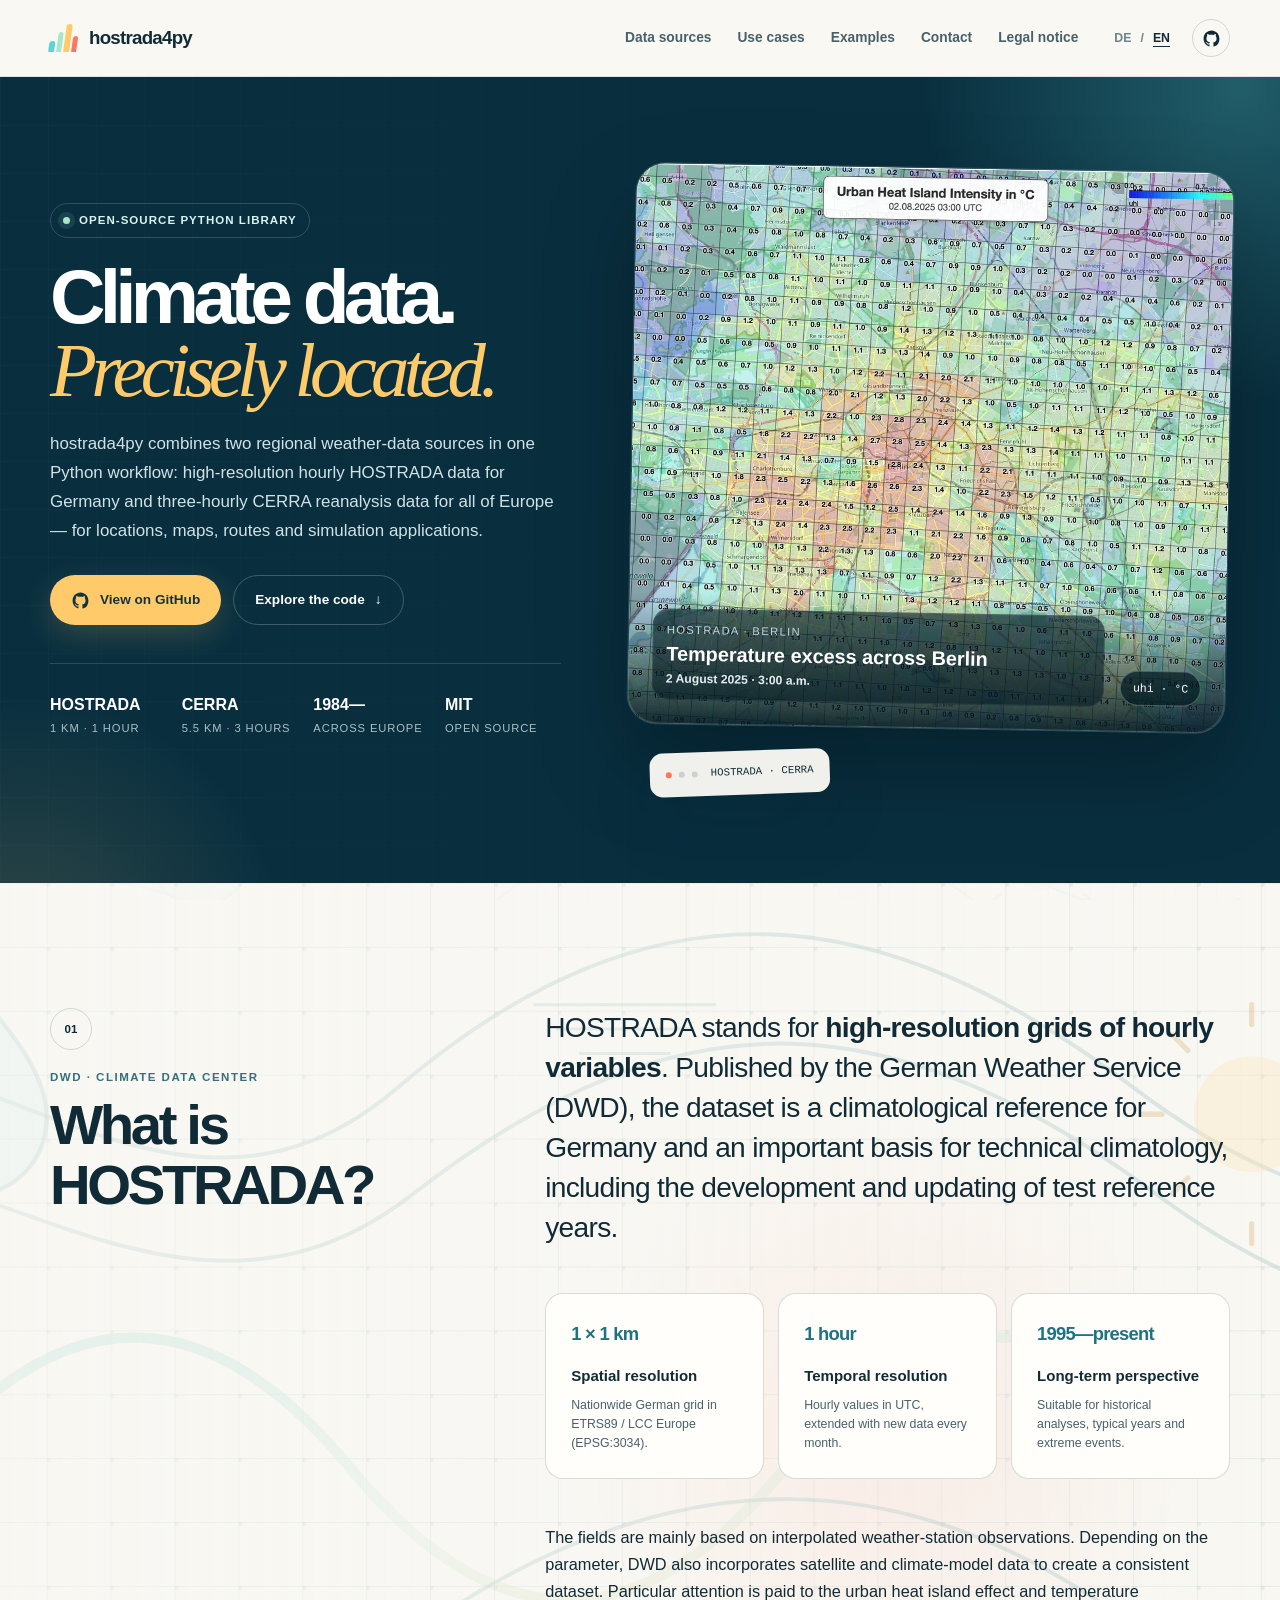
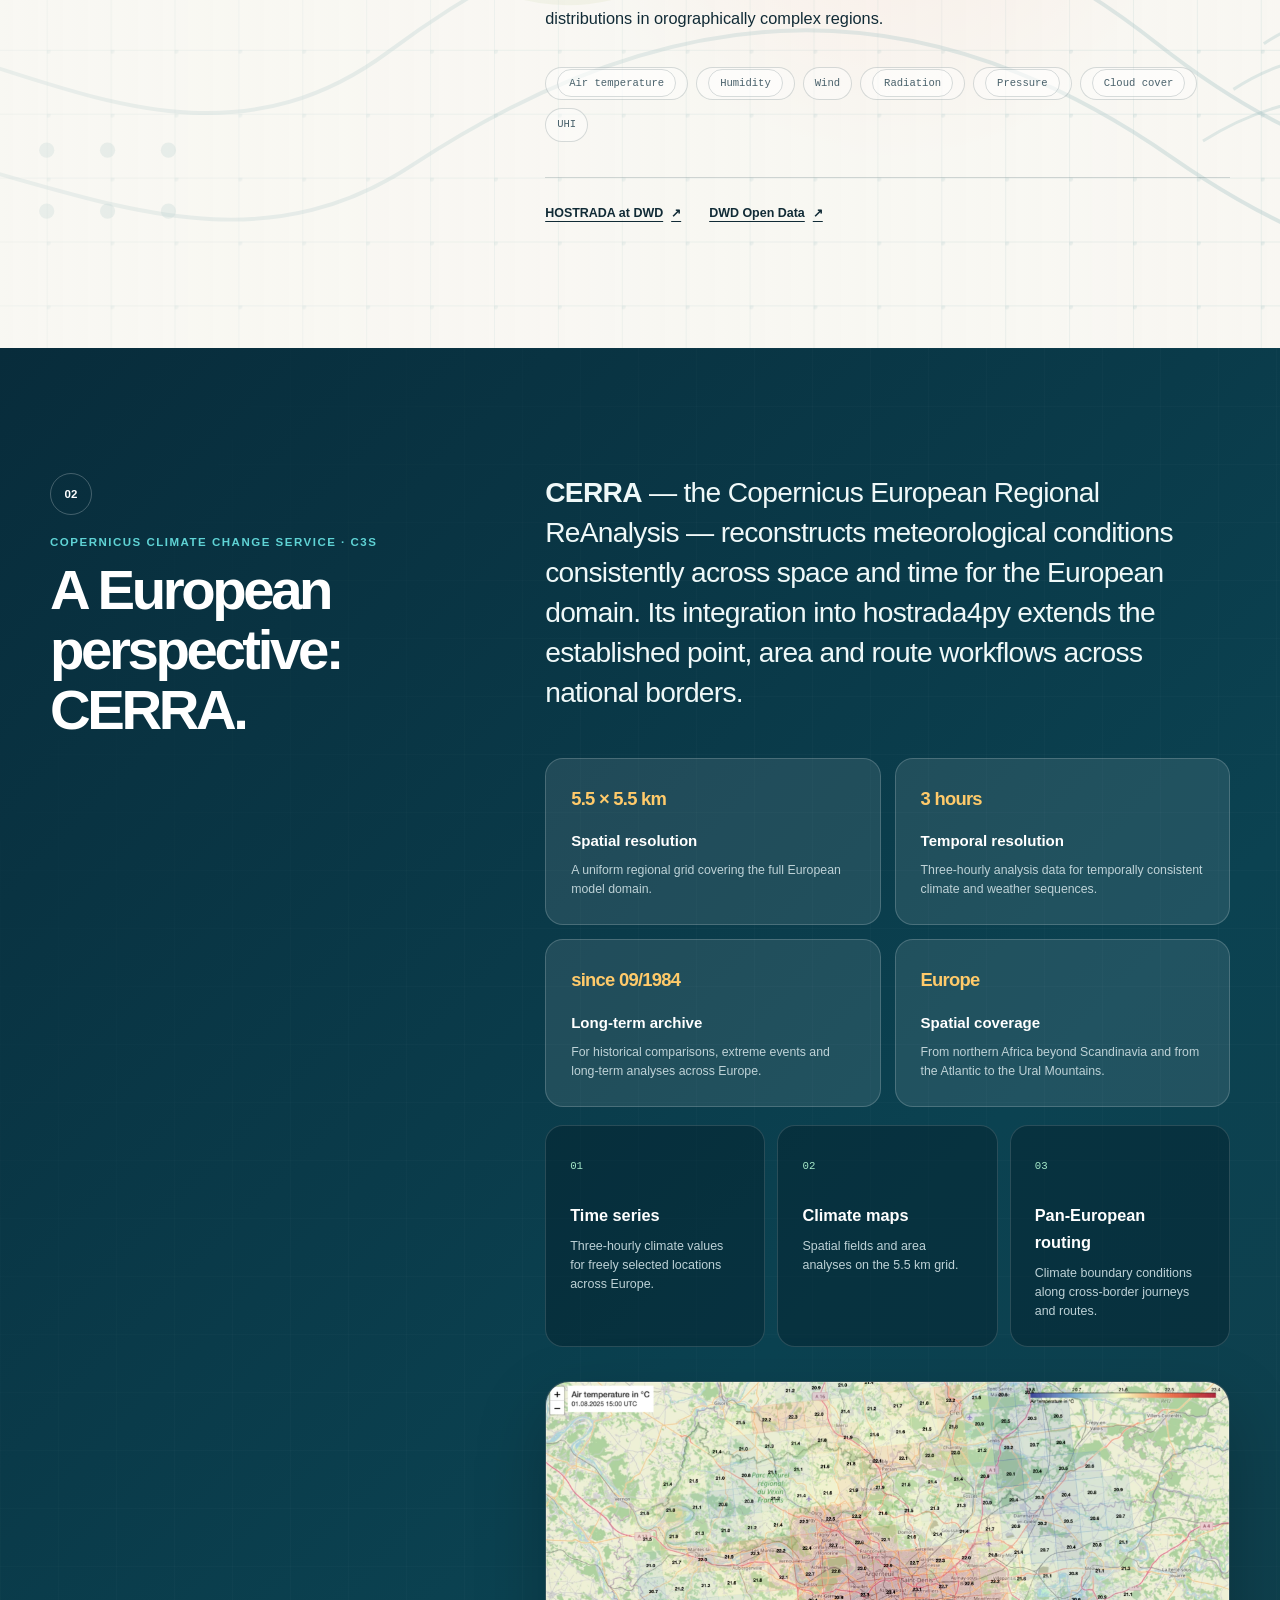
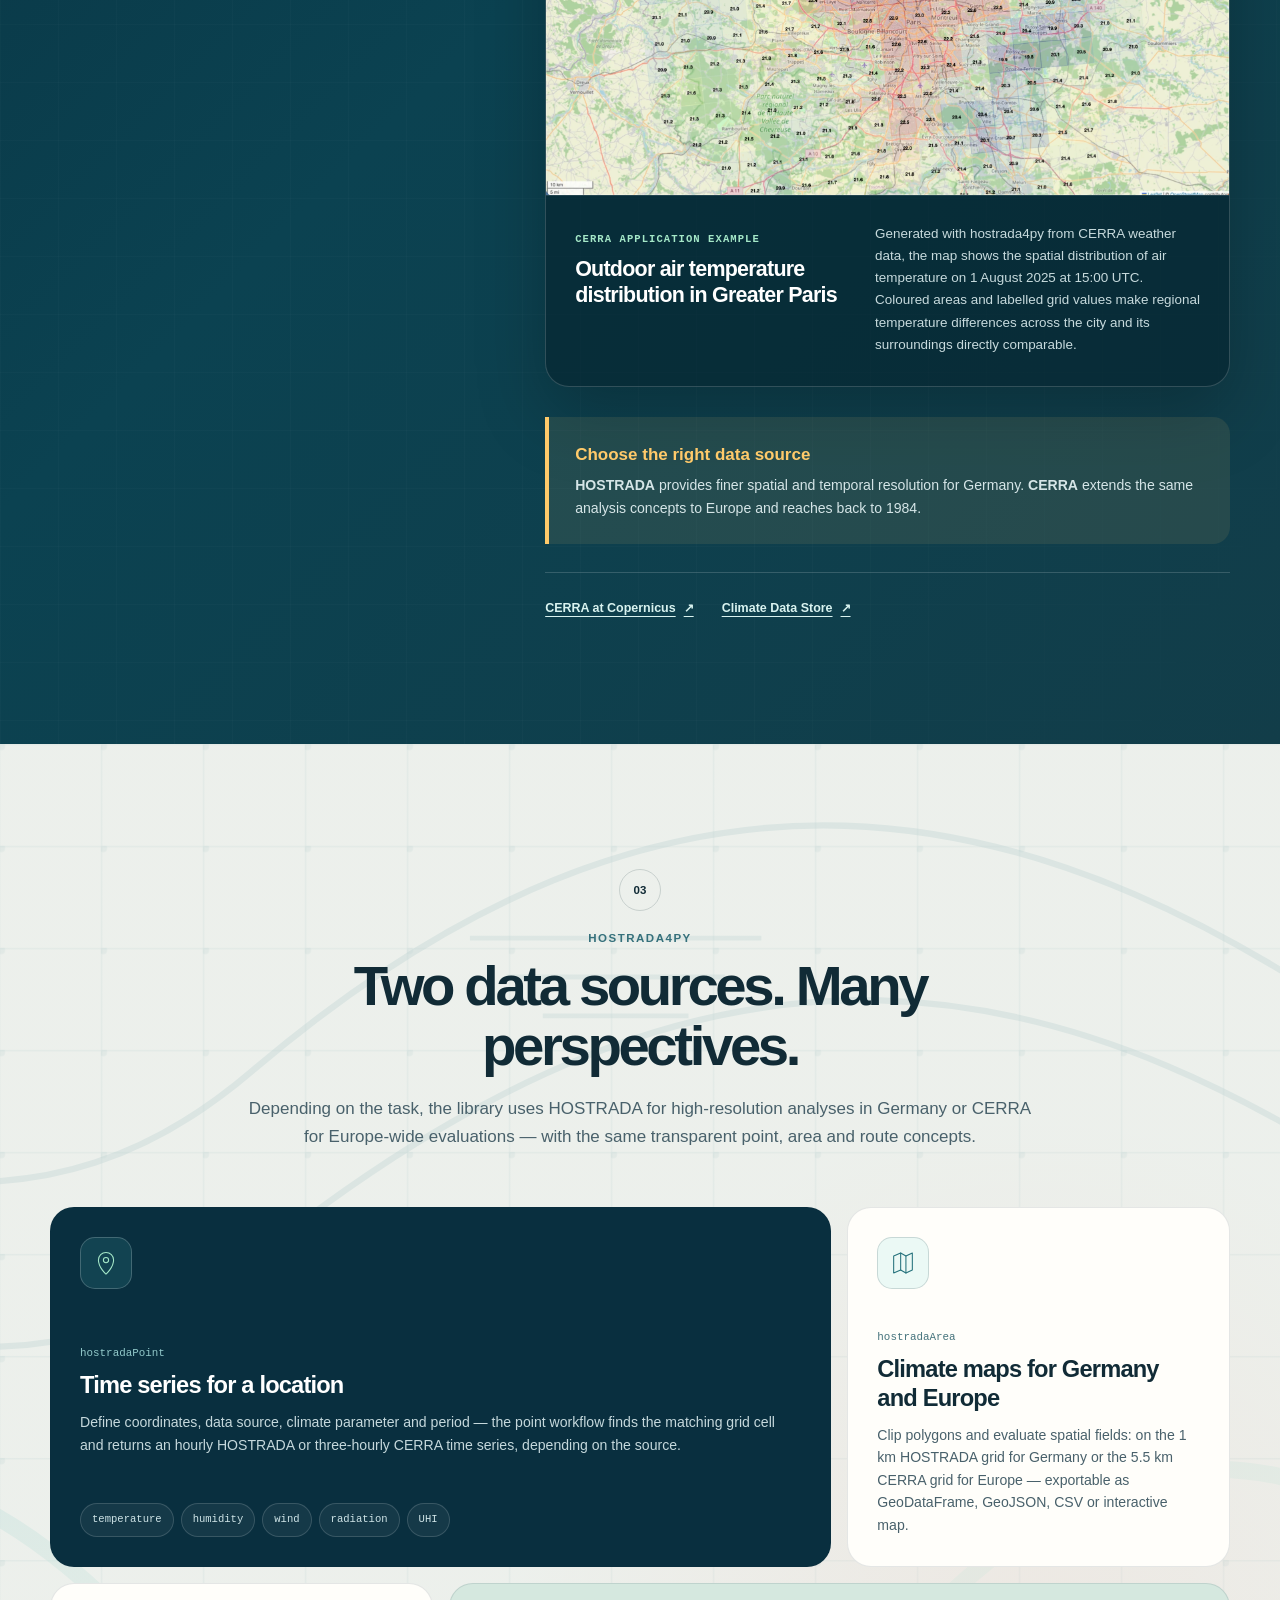
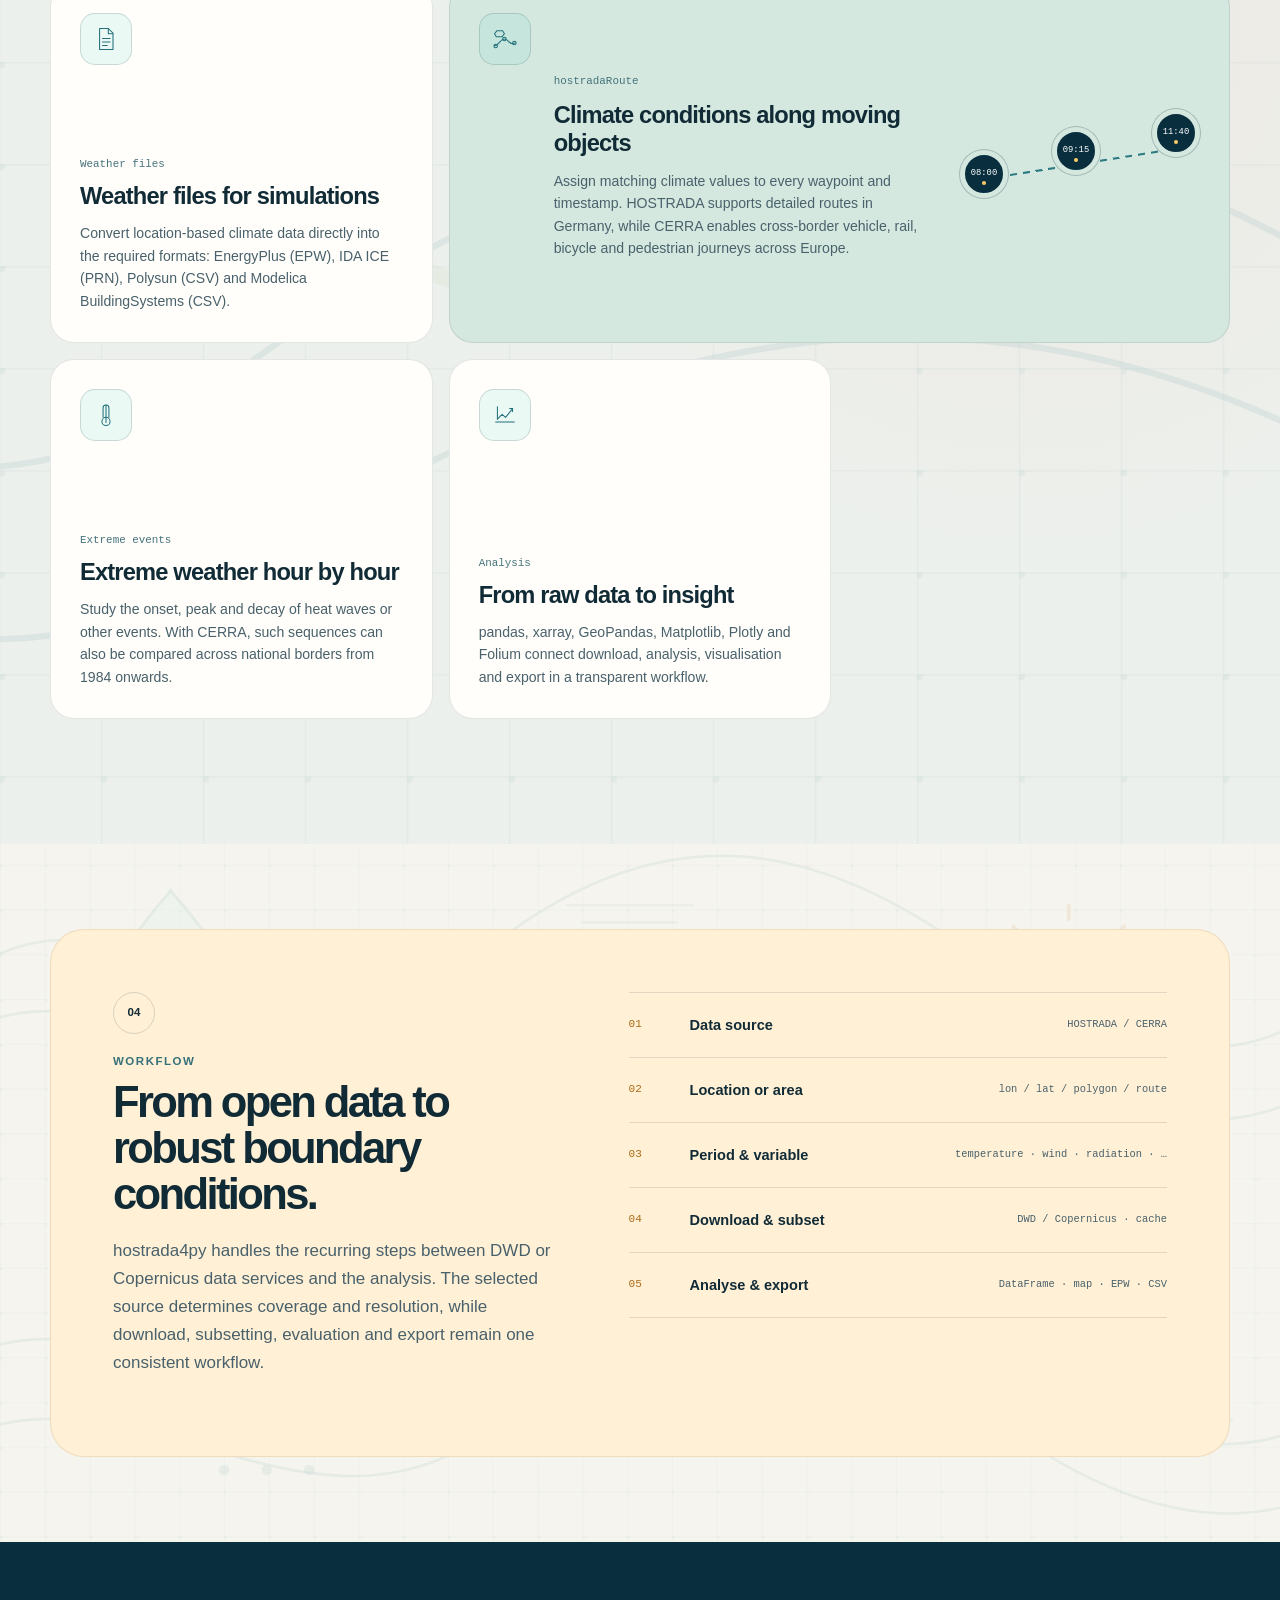
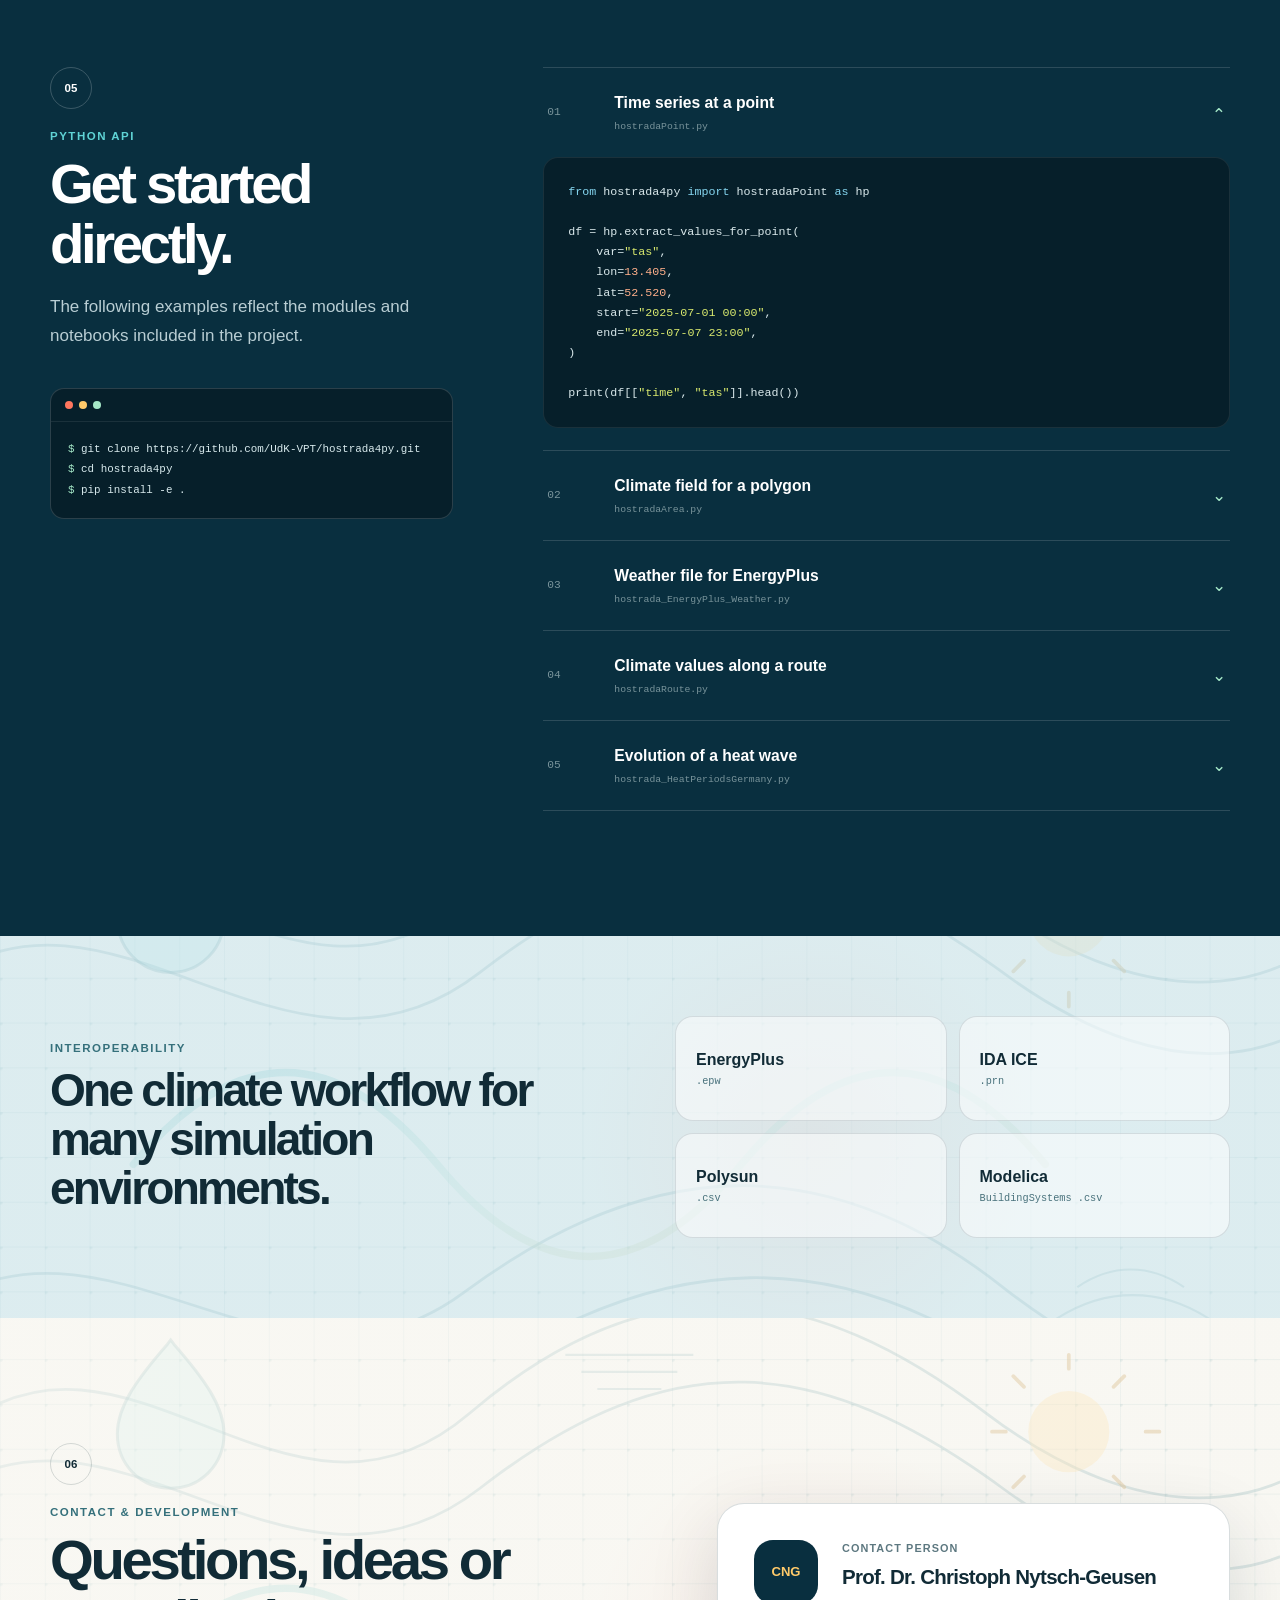
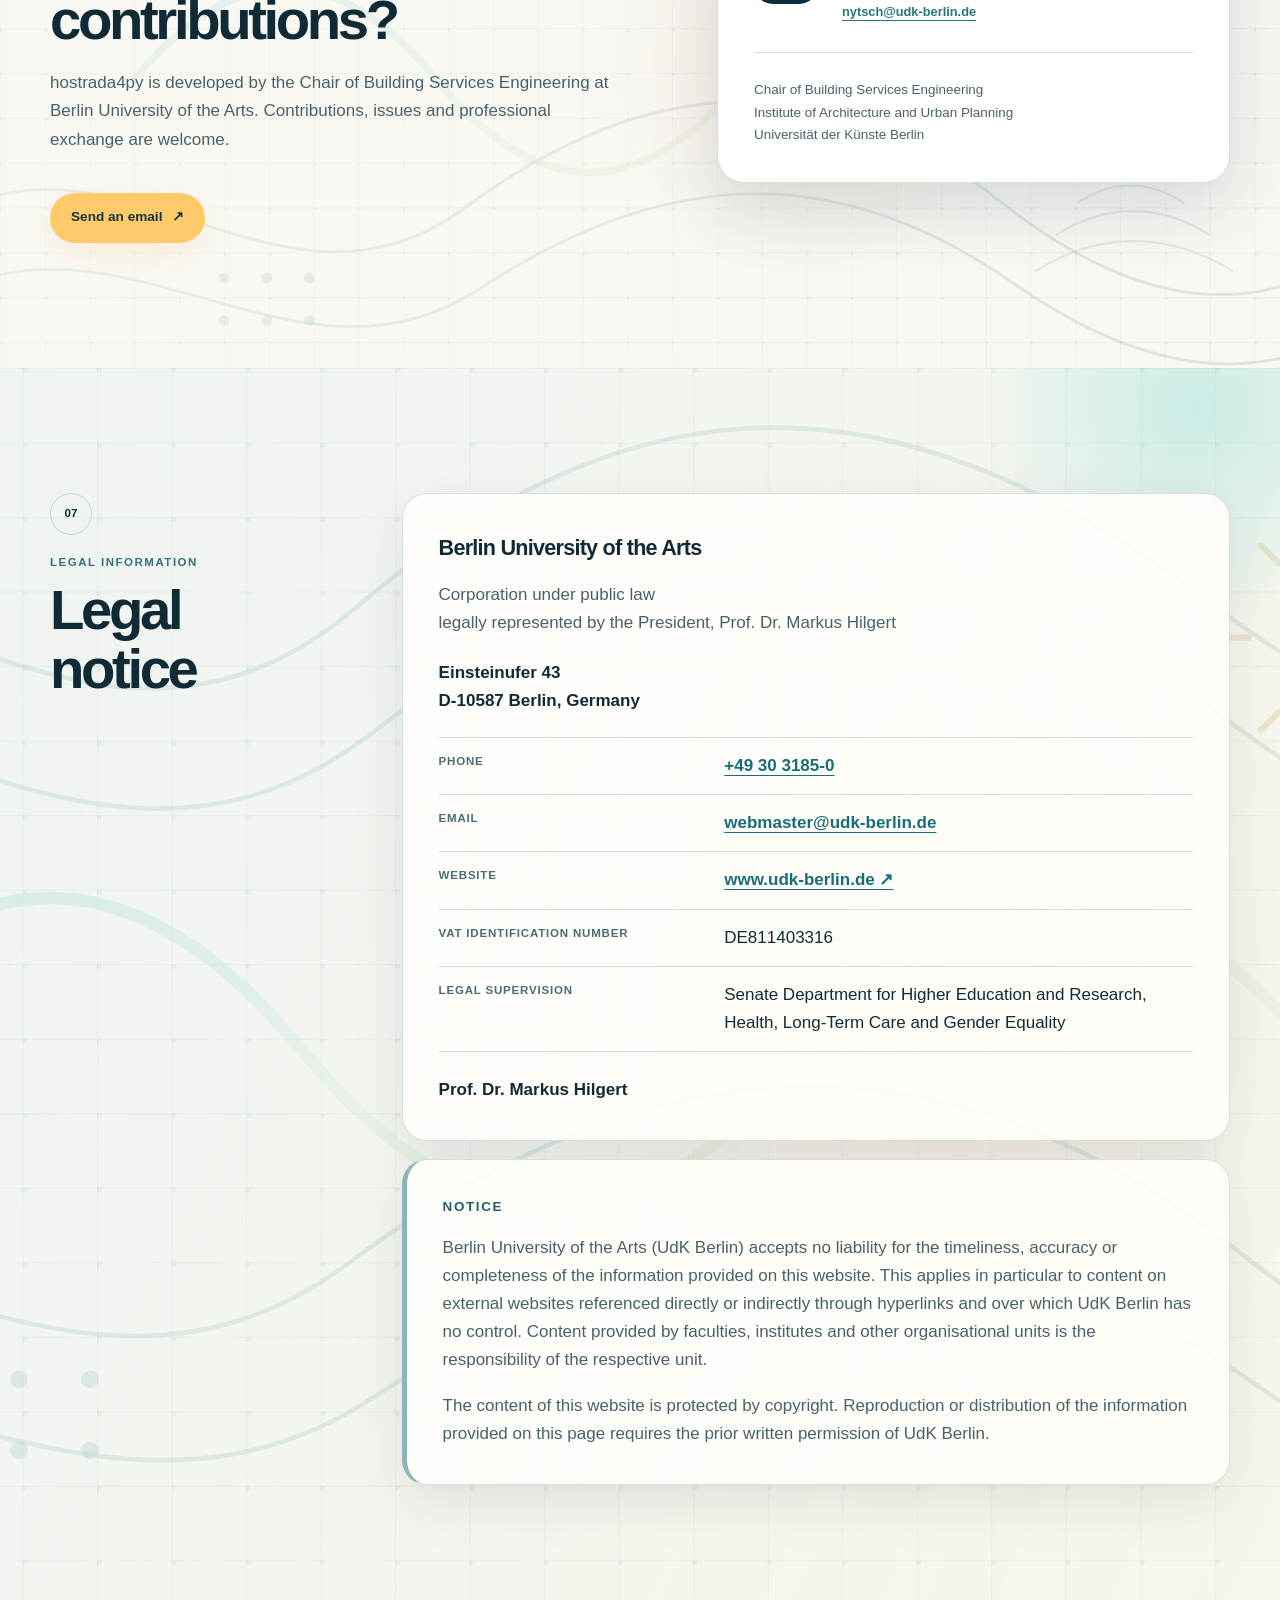
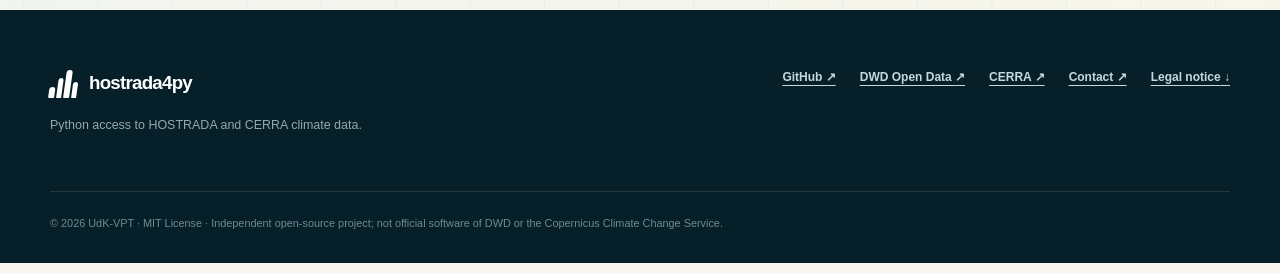
<file: docs/index.html>
<!doctype html>
<html lang="de" data-lang="de">
<head>
  <meta charset="utf-8">
  <meta name="viewport" content="width=device-width, initial-scale=1">
  <meta name="description" content="hostrada4py erschließt HOSTRADA- und CERRA-Klimadaten für Python-Workflows: Zeitreihen, Klimakarten, Routing und Simulationswetterdaten für Deutschland und Europa.">
  <meta name="theme-color" content="#092f3f">
  <title>hostrada4py — HOSTRADA and CERRA climate data for Python</title>
  <link rel="stylesheet" href="assets/styles.css?v=9">
  <script src="assets/app.js?v=9" defer></script>
</head>
<body>
  <a class="skip-link" href="#main">
    <span class="lang-de">Zum Inhalt springen</span>
    <span class="lang-en">Skip to content</span>
  </a>

  <header class="site-header">
    <div class="container header-inner">
      <a class="brand" href="#top" aria-label="hostrada4py home">
        <span class="brand-mark" aria-hidden="true">
          <span></span><span></span><span></span><span></span>
        </span>
        <span>hostrada4py</span>
      </a>

      <nav class="main-nav" aria-label="Primary navigation">
        <a href="#about"><span class="lang-de">Datenbasen</span><span class="lang-en">Data sources</span></a>
        <a href="#features"><span class="lang-de">Anwendungen</span><span class="lang-en">Use cases</span></a>
        <a href="#examples"><span class="lang-de">Beispiele</span><span class="lang-en">Examples</span></a>
        <a href="#contact"><span class="lang-de">Kontakt</span><span class="lang-en">Contact</span></a>
        <a href="#impressum"><span class="lang-de">Impressum</span><span class="lang-en">Legal notice</span></a>
      </nav>

      <div class="header-actions">
        <div class="language-switch" aria-label="Language selection">
          <button type="button" data-set-language="de" aria-pressed="true">DE</button>
          <span aria-hidden="true">/</span>
          <button type="button" data-set-language="en" aria-pressed="false">EN</button>
        </div>
        <a class="icon-link" href="https://github.com/UdK-VPT/hostrada4py" target="_blank" rel="noopener noreferrer" aria-label="hostrada4py on GitHub">
          <svg viewBox="0 0 24 24" aria-hidden="true"><path d="M12 2C6.48 2 2 6.58 2 12.23c0 4.52 2.87 8.35 6.84 9.7.5.1.68-.22.68-.49 0-.24-.01-1.05-.02-1.9-2.78.62-3.37-1.21-3.37-1.21-.45-1.18-1.11-1.49-1.11-1.49-.91-.64.07-.62.07-.62 1 .07 1.53 1.06 1.53 1.06.9 1.57 2.35 1.12 2.92.86.09-.66.35-1.12.64-1.38-2.22-.26-4.56-1.14-4.56-5.06 0-1.12.39-2.03 1.03-2.75-.1-.26-.45-1.3.1-2.71 0 0 .84-.28 2.75 1.05A9.35 9.35 0 0 1 12 7.16c.85 0 1.71.12 2.51.35 1.91-1.33 2.75-1.05 2.75-1.05.55 1.41.2 2.45.1 2.71.64.72 1.03 1.63 1.03 2.75 0 3.93-2.34 4.8-4.57 5.05.36.32.68.95.68 1.92 0 1.38-.01 2.49-.01 2.83 0 .27.18.59.69.49A10.26 10.26 0 0 0 22 12.23C22 6.58 17.52 2 12 2Z"/></svg>
        </a>
      </div>
    </div>
  </header>

  <main id="main">
    <section class="hero" id="top">
      <div class="hero-grid" aria-hidden="true"></div>
      <div class="container hero-layout">
        <div class="hero-copy">
          <div class="eyebrow">
            <span class="status-dot" aria-hidden="true"></span>
            <span class="lang-de">Open-Source Python-Bibliothek</span>
            <span class="lang-en">Open-source Python library</span>
          </div>
          <h1>
            <span class="lang-de">Klimadaten.<br><em>Präzise verortet.</em></span>
            <span class="lang-en">Climate data.<br><em>Precisely located.</em></span>
          </h1>
          <p class="hero-lead">
            <span class="lang-de">hostrada4py verbindet zwei regionale Wetterdatenbasen in einem Python-Workflow: hochaufgelöste stündliche HOSTRADA-Daten für Deutschland und dreistündliche CERRA-Reanalysedaten für ganz Europa — für Standorte, Karten, Routen und Simulationsanwendungen.</span>
            <span class="lang-en">hostrada4py combines two regional weather-data sources in one Python workflow: high-resolution hourly HOSTRADA data for Germany and three-hourly CERRA reanalysis data for all of Europe — for locations, maps, routes and simulation applications.</span>
          </p>
          <div class="hero-actions">
            <a class="button button-primary" href="https://github.com/UdK-VPT/hostrada4py" target="_blank" rel="noopener noreferrer">
              <svg viewBox="0 0 24 24" aria-hidden="true"><path d="M12 2C6.48 2 2 6.58 2 12.23c0 4.52 2.87 8.35 6.84 9.7.5.1.68-.22.68-.49 0-.24-.01-1.05-.02-1.9-2.78.62-3.37-1.21-3.37-1.21-.45-1.18-1.11-1.49-1.11-1.49-.91-.64.07-.62.07-.62 1 .07 1.53 1.06 1.53 1.06.9 1.57 2.35 1.12 2.92.86.09-.66.35-1.12.64-1.38-2.22-.26-4.56-1.14-4.56-5.06 0-1.12.39-2.03 1.03-2.75-.1-.26-.45-1.3.1-2.71 0 0 .84-.28 2.75 1.05A9.35 9.35 0 0 1 12 7.16c.85 0 1.71.12 2.51.35 1.91-1.33 2.75-1.05 2.75-1.05.55 1.41.2 2.45.1 2.71.64.72 1.03 1.63 1.03 2.75 0 3.93-2.34 4.8-4.57 5.05.36.32.68.95.68 1.92 0 1.38-.01 2.49-.01 2.83 0 .27.18.59.69.49A10.26 10.26 0 0 0 22 12.23C22 6.58 17.52 2 12 2Z"/></svg>
              <span class="lang-de">Projekt auf GitHub</span>
              <span class="lang-en">View on GitHub</span>
            </a>
            <a class="button button-secondary" href="#examples">
              <span class="lang-de">Code ansehen</span>
              <span class="lang-en">Explore the code</span>
              <span aria-hidden="true">↓</span>
            </a>
          </div>
          <ul class="hero-facts" aria-label="Project facts">
            <li><strong>HOSTRADA</strong><span class="lang-de">1 km · 1 Stunde</span><span class="lang-en">1 km · 1 hour</span></li>
            <li><strong>CERRA</strong><span class="lang-de">5,5 km · 3 Stunden</span><span class="lang-en">5.5 km · 3 hours</span></li>
            <li><strong>1984—</strong><span class="lang-de">Europaweit</span><span class="lang-en">across Europe</span></li>
            <li><strong>MIT</strong><span class="lang-de">Open Source</span><span class="lang-en">open source</span></li>
          </ul>
        </div>

        <div class="hero-visual" aria-label="HOSTRADA-Darstellung der Übertemperatur im Stadtgebiet Berlin am 2. August 2025 um 03:00 Uhr">
          <div class="image-card">
            <img src="assets/berlin-uhi-hostrada.webp" alt="HOSTRADA-Darstellung der Übertemperatur im Stadtgebiet Berlin am 2. August 2025 um 03:00 Uhr" width="1415" height="788">
            <div class="image-overlay">
              <div>
                <span class="image-kicker">HOSTRADA · Berlin</span>
                <strong><span class="lang-de">Übertemperatur im Stadtgebiet Berlin</span><span class="lang-en">Temperature excess across Berlin</span></strong>
                <span class="image-subline"><span class="lang-de">2. August 2025 · 03:00 Uhr nachts</span><span class="lang-en">2 August 2025 · 3:00 a.m.</span></span>
              </div>
              <span class="image-chip">uhi · °C</span>
            </div>
          </div>
          <div class="floating-code" aria-hidden="true">
            <span class="code-dot"></span><span class="code-dot"></span><span class="code-dot"></span>
            <code>HOSTRADA · CERRA</code>
          </div>
        </div>
      </div>
    </section>

    <section class="section section-about" id="about">
      <div class="container about-layout">
        <div class="section-heading sticky-heading">
          <span class="section-number">01</span>
          <p class="section-kicker">DWD · Climate Data Center</p>
          <h2><span class="lang-de">Was ist HOSTRADA?</span><span class="lang-en">What is HOSTRADA?</span></h2>
        </div>
        <div class="about-content">
          <p class="intro-text">
            <span class="lang-de">HOSTRADA steht für <strong>hochaufgelöste stündliche Rasterdaten</strong>. Der vom Deutschen Wetterdienst veröffentlichte Datensatz ist eine klimatologische Referenz für Deutschland und eine wichtige Grundlage der technischen Klimatologie, unter anderem für die Entwicklung und Aktualisierung von Testreferenzjahren.</span>
            <span class="lang-en">HOSTRADA stands for <strong>high-resolution grids of hourly variables</strong>. Published by the German Weather Service (DWD), the dataset is a climatological reference for Germany and an important basis for technical climatology, including the development and updating of test reference years.</span>
          </p>
          <div class="fact-grid">
            <article class="fact-card">
              <span class="fact-value">1 × 1 km</span>
              <h3><span class="lang-de">Räumliche Auflösung</span><span class="lang-en">Spatial resolution</span></h3>
              <p><span class="lang-de">Deutschlandweites Raster in ETRS89 / LCC Europe (EPSG:3034).</span><span class="lang-en">Nationwide German grid in ETRS89 / LCC Europe (EPSG:3034).</span></p>
            </article>
            <article class="fact-card">
              <span class="fact-value"><span class="lang-de">1 Stunde</span><span class="lang-en">1 hour</span></span>
              <h3><span class="lang-de">Zeitliche Auflösung</span><span class="lang-en">Temporal resolution</span></h3>
              <p><span class="lang-de">Stündliche Werte in UTC, monatlich um neue Daten ergänzt.</span><span class="lang-en">Hourly values in UTC, extended with new data every month.</span></p>
            </article>
            <article class="fact-card">
              <span class="fact-value"><span class="lang-de">1995—heute</span><span class="lang-en">1995—present</span></span>
              <h3><span class="lang-de">Langzeitperspektive</span><span class="lang-en">Long-term perspective</span></h3>
              <p><span class="lang-de">Geeignet für historische Analysen, typische Jahre und Extremereignisse.</span><span class="lang-en">Suitable for historical analyses, typical years and extreme events.</span></p>
            </article>
          </div>
          <p>
            <span class="lang-de">Die Felder basieren überwiegend auf der Interpolation von Messstationsdaten. Je nach Parameter bezieht der DWD zusätzliche Satelliten- und Klimamodelldaten ein, um einen konsistenten Datensatz zu erzeugen. Besonderes Augenmerk gilt der städtischen Wärmeinsel und der Temperaturverteilung in orografisch komplexen Regionen.</span>
            <span class="lang-en">The fields are mainly based on interpolated weather-station observations. Depending on the parameter, DWD also incorporates satellite and climate-model data to create a consistent dataset. Particular attention is paid to the urban heat island effect and temperature distributions in orographically complex regions.</span>
          </p>
          <div class="variable-strip" aria-label="HOSTRADA variables">
            <span><span class="lang-de">Lufttemperatur</span><span class="lang-en">Air temperature</span></span><span><span class="lang-de">Feuchte</span><span class="lang-en">Humidity</span></span><span>Wind</span><span><span class="lang-de">Strahlung</span><span class="lang-en">Radiation</span></span><span><span class="lang-de">Luftdruck</span><span class="lang-en">Pressure</span></span><span><span class="lang-de">Bewölkung</span><span class="lang-en">Cloud cover</span></span><span>UHI</span>
          </div>
          <div class="source-links">
            <a href="https://www.dwd.de/DE/leistungen/uhi/info_methodic/01_hostrada.html" target="_blank" rel="noopener noreferrer">
              <span class="lang-de">HOSTRADA beim DWD</span><span class="lang-en">HOSTRADA at DWD</span><span aria-hidden="true">↗</span>
            </a>
            <a href="https://opendata.dwd.de/climate_environment/CDC/grids_germany/hourly/hostrada/" target="_blank" rel="noopener noreferrer">
              <span>DWD Open Data</span><span aria-hidden="true">↗</span>
            </a>
          </div>
        </div>
      </div>
    </section>

    <section class="section section-cerra" id="cerra">
      <div class="container cerra-layout">
        <div class="section-heading sticky-heading">
          <span class="section-number">02</span>
          <p class="section-kicker">Copernicus Climate Change Service · C3S</p>
          <h2><span class="lang-de">Europa im Blick: CERRA.</span><span class="lang-en">A European perspective: CERRA.</span></h2>
        </div>
        <div class="cerra-content">
          <p class="intro-text">
            <span class="lang-de"><strong>CERRA</strong> — die Copernicus European Regional ReAnalysis — rekonstruiert meteorologische Bedingungen räumlich und zeitlich konsistent für den europäischen Raum. Durch die Integration in hostrada4py stehen die bewährten Auswertungen für Punkt, Fläche und Route nun auch grenzüberschreitend zur Verfügung.</span>
            <span class="lang-en"><strong>CERRA</strong> — the Copernicus European Regional ReAnalysis — reconstructs meteorological conditions consistently across space and time for the European domain. Its integration into hostrada4py extends the established point, area and route workflows across national borders.</span>
          </p>

          <div class="cerra-fact-grid">
            <article class="fact-card cerra-fact-card">
              <span class="fact-value">5.5 × 5.5 km</span>
              <h3><span class="lang-de">Räumliche Auflösung</span><span class="lang-en">Spatial resolution</span></h3>
              <p><span class="lang-de">Ein einheitliches regionales Raster für den gesamten europäischen Modellraum.</span><span class="lang-en">A uniform regional grid covering the full European model domain.</span></p>
            </article>
            <article class="fact-card cerra-fact-card">
              <span class="fact-value"><span class="lang-de">3 Stunden</span><span class="lang-en">3 hours</span></span>
              <h3><span class="lang-de">Zeitliche Auflösung</span><span class="lang-en">Temporal resolution</span></h3>
              <p><span class="lang-de">Dreistündliche Analysedaten für zeitlich konsistente Klima- und Wetterverläufe.</span><span class="lang-en">Three-hourly analysis data for temporally consistent climate and weather sequences.</span></p>
            </article>
            <article class="fact-card cerra-fact-card">
              <span class="fact-value"><span class="lang-de">seit 09/1984</span><span class="lang-en">since 09/1984</span></span>
              <h3><span class="lang-de">Langzeitarchiv</span><span class="lang-en">Long-term archive</span></h3>
              <p><span class="lang-de">Für historische Vergleiche, Extremereignisse und europaweite Langzeitanalysen.</span><span class="lang-en">For historical comparisons, extreme events and long-term analyses across Europe.</span></p>
            </article>
            <article class="fact-card cerra-fact-card">
              <span class="fact-value"><span class="lang-de">Europa</span><span class="lang-en">Europe</span></span>
              <h3><span class="lang-de">Räumliche Abdeckung</span><span class="lang-en">Spatial coverage</span></h3>
              <p><span class="lang-de">Von Nordafrika bis über Skandinavien sowie vom Atlantik bis zum Ural.</span><span class="lang-en">From northern Africa beyond Scandinavia and from the Atlantic to the Ural Mountains.</span></p>
            </article>
          </div>

          <div class="cerra-use-grid" aria-label="CERRA use cases in hostrada4py">
            <article>
              <span>01</span>
              <h3><span class="lang-de">Zeitreihen</span><span class="lang-en">Time series</span></h3>
              <p><span class="lang-de">Dreistündliche Klimawerte für frei wählbare Standorte in Europa.</span><span class="lang-en">Three-hourly climate values for freely selected locations across Europe.</span></p>
            </article>
            <article>
              <span>02</span>
              <h3><span class="lang-de">Klimakarten</span><span class="lang-en">Climate maps</span></h3>
              <p><span class="lang-de">Räumliche Felder und Gebietsauswertungen im 5,5-km-Raster.</span><span class="lang-en">Spatial fields and area analyses on the 5.5 km grid.</span></p>
            </article>
            <article>
              <span>03</span>
              <h3><span class="lang-de">Europaweites Routing</span><span class="lang-en">Pan-European routing</span></h3>
              <p><span class="lang-de">Klimatische Randbedingungen entlang grenzüberschreitender Wege und Fahrten.</span><span class="lang-en">Climate boundary conditions along cross-border journeys and routes.</span></p>
            </article>
          </div>

          <figure class="cerra-showcase">
            <div class="cerra-showcase-image">
              <img src="assets/cerra-paris-air-temperature.webp" alt="CERRA-Klimakarte der Außentemperaturverteilung im Großraum Paris am 1. August 2025 um 15:00 UTC" data-alt-de="CERRA-Klimakarte der Außentemperaturverteilung im Großraum Paris am 1. August 2025 um 15:00 UTC" data-alt-en="CERRA climate map of outdoor air temperature distribution in Greater Paris on 1 August 2025 at 15:00 UTC" width="2047" height="1239" loading="lazy">
            </div>
            <figcaption>
              <div>
                <span class="showcase-kicker"><span class="lang-de">CERRA-Anwendungsbeispiel</span><span class="lang-en">CERRA application example</span></span>
                <h3><span class="lang-de">Außentemperaturverteilung im Großraum Paris</span><span class="lang-en">Outdoor air temperature distribution in Greater Paris</span></h3>
              </div>
              <p>
                <span class="lang-de">Die mit hostrada4py aus CERRA-Wetterdaten erzeugte Karte zeigt die räumliche Verteilung der Lufttemperatur am 1. August 2025 um 15:00 UTC. Farbflächen und beschriftete Rasterwerte machen regionale Temperaturunterschiede im Stadtgebiet und im Umland unmittelbar vergleichbar.</span>
                <span class="lang-en">Generated with hostrada4py from CERRA weather data, the map shows the spatial distribution of air temperature on 1 August 2025 at 15:00 UTC. Coloured areas and labelled grid values make regional temperature differences across the city and its surroundings directly comparable.</span>
              </p>
            </figcaption>
          </figure>

          <div class="dataset-guidance">
            <strong><span class="lang-de">Die passende Datenbasis wählen</span><span class="lang-en">Choose the right data source</span></strong>
            <p><span class="lang-de"><b>HOSTRADA</b> bietet die feinere räumliche und zeitliche Auflösung für Deutschland. <b>CERRA</b> erweitert dieselben Analysekonzepte auf Europa und reicht zeitlich bis 1984 zurück.</span><span class="lang-en"><b>HOSTRADA</b> provides finer spatial and temporal resolution for Germany. <b>CERRA</b> extends the same analysis concepts to Europe and reaches back to 1984.</span></p>
          </div>

          <div class="source-links">
            <a href="https://climate.copernicus.eu/copernicus-regional-reanalysis-europe-cerra" target="_blank" rel="noopener noreferrer">
              <span class="lang-de">CERRA bei Copernicus</span><span class="lang-en">CERRA at Copernicus</span><span aria-hidden="true">↗</span>
            </a>
            <a href="https://cds.climate.copernicus.eu/datasets/reanalysis-cerra-single-levels" target="_blank" rel="noopener noreferrer">
              <span>Climate Data Store</span><span aria-hidden="true">↗</span>
            </a>
          </div>
        </div>
      </div>
    </section>

    <section class="section section-features" id="features">
      <div class="container">
        <div class="section-heading centered-heading">
          <span class="section-number">03</span>
          <p class="section-kicker">hostrada4py</p>
          <h2><span class="lang-de">Zwei Datenbasen. Viele Perspektiven.</span><span class="lang-en">Two data sources. Many perspectives.</span></h2>
          <p><span class="lang-de">Je nach Aufgabe nutzt die Bibliothek HOSTRADA für hochaufgelöste Deutschland-Analysen oder CERRA für europaweite Auswertungen — mit denselben nachvollziehbaren Konzepten für Punkt, Fläche und Route.</span><span class="lang-en">Depending on the task, the library uses HOSTRADA for high-resolution analyses in Germany or CERRA for Europe-wide evaluations — with the same transparent point, area and route concepts.</span></p>
        </div>

        <div class="feature-grid">
          <article class="feature-card feature-card-large">
            <div class="feature-icon" aria-hidden="true">
              <svg viewBox="0 0 48 48"><path d="M24 43s13-11.2 13-24a13 13 0 1 0-26 0c0 12.8 13 24 13 24Z"/><circle cx="24" cy="19" r="4.5"/></svg>
            </div>
            <span class="feature-label">hostradaPoint</span>
            <h3><span class="lang-de">Zeitserien für einen Standort</span><span class="lang-en">Time series for a location</span></h3>
            <p><span class="lang-de">Koordinaten, Datenbasis, Klimaparameter und Zeitraum definieren — die Punktauswertung findet die passende Rasterzelle und liefert je nach Quelle eine stündliche HOSTRADA- oder dreistündliche CERRA-Zeitserie.</span><span class="lang-en">Define coordinates, data source, climate parameter and period — the point workflow finds the matching grid cell and returns an hourly HOSTRADA or three-hourly CERRA time series, depending on the source.</span></p>
            <ul class="tag-list"><li>temperature</li><li>humidity</li><li>wind</li><li>radiation</li><li>UHI</li></ul>
          </article>

          <article class="feature-card">
            <div class="feature-icon" aria-hidden="true">
              <svg viewBox="0 0 48 48"><path d="M8 12 20 7l9 5 11-5v29l-11 5-9-5-12 5V12Z"/><path d="M20 7v29M29 12v29"/></svg>
            </div>
            <span class="feature-label">hostradaArea</span>
            <h3><span class="lang-de">Klimakarten für Deutschland und Europa</span><span class="lang-en">Climate maps for Germany and Europe</span></h3>
            <p><span class="lang-de">Polygone ausschneiden und räumliche Felder auswerten: im 1-km-HOSTRADA-Raster für Deutschland oder im 5,5-km-CERRA-Raster für Europa — exportierbar als GeoDataFrame, GeoJSON, CSV oder interaktive Karte.</span><span class="lang-en">Clip polygons and evaluate spatial fields: on the 1 km HOSTRADA grid for Germany or the 5.5 km CERRA grid for Europe — exportable as GeoDataFrame, GeoJSON, CSV or interactive map.</span></p>
          </article>

          <article class="feature-card">
            <div class="feature-icon" aria-hidden="true">
              <svg viewBox="0 0 48 48"><path d="M13 6h15l8 8v28H13V6Z"/><path d="M28 6v9h8M18 23h13M18 29h13M18 35h8"/></svg>
            </div>
            <span class="feature-label">Weather files</span>
            <h3><span class="lang-de">Wetterdateien für Simulationen</span><span class="lang-en">Weather files for simulations</span></h3>
            <p><span class="lang-de">Standortbezogene Klimadaten direkt in die benötigten Formate überführen: EnergyPlus (EPW), IDA ICE (PRN), Polysun (CSV) und Modelica BuildingSystems (CSV).</span><span class="lang-en">Convert location-based climate data directly into the required formats: EnergyPlus (EPW), IDA ICE (PRN), Polysun (CSV) and Modelica BuildingSystems (CSV).</span></p>
          </article>

          <article class="feature-card feature-card-wide">
            <div class="feature-icon" aria-hidden="true">
              <svg viewBox="0 0 48 48"><path d="M6 36c8-1 9-12 17-12 7 0 7 8 14 8 2 0 4-1 5-2"/><circle cx="8" cy="36" r="3"/><circle cx="23" cy="24" r="3"/><circle cx="40" cy="31" r="3"/><path d="M10 10h10l3 5-4 5H9l-3-5 4-5Z"/></svg>
            </div>
            <div>
              <span class="feature-label">hostradaRoute</span>
              <h3><span class="lang-de">Klima entlang bewegter Objekte</span><span class="lang-en">Climate conditions along moving objects</span></h3>
              <p><span class="lang-de">Ordne jedem Wegpunkt und Zeitstempel die passenden Klimawerte zu. HOSTRADA eignet sich für detaillierte Routen in Deutschland; CERRA ermöglicht grenzüberschreitende Fahrten, Bahnreisen, Fahrradrouten oder Fußwege in ganz Europa.</span><span class="lang-en">Assign matching climate values to every waypoint and timestamp. HOSTRADA supports detailed routes in Germany, while CERRA enables cross-border vehicle, rail, bicycle and pedestrian journeys across Europe.</span></p>
            </div>
            <div class="route-diagram" aria-hidden="true">
              <span class="route-line"></span>
              <span class="route-node n1">08:00</span>
              <span class="route-node n2">09:15</span>
              <span class="route-node n3">11:40</span>
            </div>
          </article>

          <article class="feature-card">
            <div class="feature-icon" aria-hidden="true">
              <svg viewBox="0 0 48 48"><path d="M24 7v23"/><circle cx="24" cy="35" r="7"/><path d="M19 28V12a5 5 0 0 1 10 0v16"/><path d="M24 31v6"/></svg>
            </div>
            <span class="feature-label">Extreme events</span>
            <h3><span class="lang-de">Extremwetter im Stundenverlauf</span><span class="lang-en">Extreme weather hour by hour</span></h3>
            <p><span class="lang-de">Untersuche Beginn, Maximum und Abklingen von Hitzewellen oder anderen Ereignissen. Mit CERRA lassen sich solche Verläufe seit 1984 auch über Ländergrenzen hinweg vergleichen.</span><span class="lang-en">Study the onset, peak and decay of heat waves or other events. With CERRA, such sequences can also be compared across national borders from 1984 onwards.</span></p>
          </article>

          <article class="feature-card">
            <div class="feature-icon" aria-hidden="true">
              <svg viewBox="0 0 48 48"><path d="M8 36h32M11 31l8-8 6 5 12-15"/><path d="m32 13 5 0 0 5"/><path d="M11 10v21"/></svg>
            </div>
            <span class="feature-label">Analysis</span>
            <h3><span class="lang-de">Vom Rohdatensatz zur Aussage</span><span class="lang-en">From raw data to insight</span></h3>
            <p><span class="lang-de">pandas, xarray, GeoPandas, Matplotlib, Plotly und Folium verbinden Download, Auswertung, Visualisierung und Export in einem transparenten Workflow.</span><span class="lang-en">pandas, xarray, GeoPandas, Matplotlib, Plotly and Folium connect download, analysis, visualisation and export in a transparent workflow.</span></p>
          </article>
        </div>
      </div>
    </section>

    <section class="section section-workflow" aria-labelledby="workflow-title">
      <div class="container">
        <div class="workflow-panel">
          <div class="workflow-copy">
            <span class="section-number">04</span>
            <p class="section-kicker">Workflow</p>
            <h2 id="workflow-title"><span class="lang-de">Von Open Data zu belastbaren Randbedingungen.</span><span class="lang-en">From open data to robust boundary conditions.</span></h2>
            <p><span class="lang-de">hostrada4py übernimmt die wiederkehrenden Schritte zwischen den Datenangeboten von DWD beziehungsweise Copernicus und der Analyse. Die gewählte Quelle bestimmt Abdeckung und Auflösung; Download, Zuschnitt, Auswertung und Export bleiben als einheitlicher Workflow nachvollziehbar.</span><span class="lang-en">hostrada4py handles the recurring steps between DWD or Copernicus data services and the analysis. The selected source determines coverage and resolution, while download, subsetting, evaluation and export remain one consistent workflow.</span></p>
          </div>
          <ol class="workflow-steps">
            <li><span>01</span><strong><span class="lang-de">Datenbasis</span><span class="lang-en">Data source</span></strong><small>HOSTRADA / CERRA</small></li>
            <li><span>02</span><strong><span class="lang-de">Ort oder Gebiet</span><span class="lang-en">Location or area</span></strong><small>lon / lat / polygon / route</small></li>
            <li><span>03</span><strong><span class="lang-de">Zeitraum & Variable</span><span class="lang-en">Period & variable</span></strong><small>temperature · wind · radiation · …</small></li>
            <li><span>04</span><strong><span class="lang-de">Download & Zuschnitt</span><span class="lang-en">Download & subset</span></strong><small>DWD / Copernicus · cache</small></li>
            <li><span>05</span><strong><span class="lang-de">Analyse & Export</span><span class="lang-en">Analyse & export</span></strong><small>DataFrame · map · EPW · CSV</small></li>
          </ol>
        </div>
      </div>
    </section>

    <section class="section section-examples" id="examples">
      <div class="container examples-layout">
        <div class="section-heading sticky-heading">
          <span class="section-number">05</span>
          <p class="section-kicker">Python API</p>
          <h2><span class="lang-de">Direkt einsteigen.</span><span class="lang-en">Get started directly.</span></h2>
          <p><span class="lang-de">Die folgenden Beispiele orientieren sich an den Modulen und Notebooks des Projekts.</span><span class="lang-en">The following examples reflect the modules and notebooks included in the project.</span></p>
          <div class="install-box">
            <div class="terminal-bar"><span></span><span></span><span></span></div>
            <code><span class="prompt">$</span> git clone https://github.com/UdK-VPT/hostrada4py.git<br><span class="prompt">$</span> cd hostrada4py<br><span class="prompt">$</span> pip install -e .</code>
          </div>
        </div>

        <div class="code-stack">
          <details class="code-example" open>
            <summary>
              <span class="example-index">01</span>
              <span><strong><span class="lang-de">Zeitserie an einem Punkt</span><span class="lang-en">Time series at a point</span></strong><small>hostradaPoint.py</small></span>
              <span class="chevron" aria-hidden="true">⌄</span>
            </summary>
            <pre><code><span class="kw">from</span> hostrada4py <span class="kw">import</span> hostradaPoint <span class="kw">as</span> hp

df = hp.extract_values_for_point(
    var=<span class="str">"tas"</span>,
    lon=<span class="num">13.405</span>,
    lat=<span class="num">52.520</span>,
    start=<span class="str">"2025-07-01 00:00"</span>,
    end=<span class="str">"2025-07-07 23:00"</span>,
)

print(df[[<span class="str">"time"</span>, <span class="str">"tas"</span>]].head())</code></pre>
          </details>

          <details class="code-example">
            <summary>
              <span class="example-index">02</span>
              <span><strong><span class="lang-de">Klimafeld für ein Polygon</span><span class="lang-en">Climate field for a polygon</span></strong><small>hostradaArea.py</small></span>
              <span class="chevron" aria-hidden="true">⌄</span>
            </summary>
            <pre><code><span class="kw">from</span> hostrada4py <span class="kw">import</span> hostradaArea <span class="kw">as</span> ha

berlin = [
    (<span class="num">13.09</span>, <span class="num">52.34</span>),
    (<span class="num">13.76</span>, <span class="num">52.34</span>),
    (<span class="num">13.76</span>, <span class="num">52.68</span>),
    (<span class="num">13.09</span>, <span class="num">52.68</span>),
]

gdf = ha.extract_values_for_polygon(
    var=<span class="str">"uhi"</span>,
    polygon_lonlat=berlin,
    start_utc=<span class="str">"2025-08-02 03:00"</span>,
    end_utc=<span class="str">"2025-08-02 03:00"</span>,
    return_geodataframe=<span class="bool">True</span>,
)</code></pre>
          </details>

          <details class="code-example">
            <summary>
              <span class="example-index">03</span>
              <span><strong><span class="lang-de">Wetterdatei für EnergyPlus</span><span class="lang-en">Weather file for EnergyPlus</span></strong><small>hostrada_EnergyPlus_Weather.py</small></span>
              <span class="chevron" aria-hidden="true">⌄</span>
            </summary>
            <pre><code><span class="kw">from</span> hostrada4py <span class="kw">import</span> hostrada_EnergyPlus_Weather <span class="kw">as</span> epw

epw.create_energyplus_weather_file(
    lon=<span class="num">13.405</span>,
    lat=<span class="num">52.520</span>,
    start=<span class="str">"2025-01-01 00:00"</span>,
    end=<span class="str">"2025-12-31 23:00"</span>,
    output_file=<span class="str">"HOSTRADA_Berlin.epw"</span>,
    tz=<span class="str">"Europe/Berlin"</span>,
)</code></pre>
          </details>

          <details class="code-example">
            <summary>
              <span class="example-index">04</span>
              <span><strong><span class="lang-de">Klimawerte entlang einer Route</span><span class="lang-en">Climate values along a route</span></strong><small>hostradaRoute.py</small></span>
              <span class="chevron" aria-hidden="true">⌄</span>
            </summary>
            <pre><code><span class="kw">from</span> hostrada4py.hostradaRoute <span class="kw">import</span> calculate_route_climate

result = calculate_route_climate(
    route=<span class="str">"route_positions.csv"</span>,
    variables=[<span class="str">"tas"</span>, <span class="str">"hurs"</span>, <span class="str">"sfcWind"</span>],
    timezone=<span class="str">"Europe/Berlin"</span>,
    interpolation=<span class="str">"linear"</span>,
    output_csv=<span class="str">"route_climate.csv"</span>,
)</code></pre>
          </details>

          <details class="code-example">
            <summary>
              <span class="example-index">05</span>
              <span><strong><span class="lang-de">Verlauf einer Hitzewelle</span><span class="lang-en">Evolution of a heat wave</span></strong><small>hostrada_HeatPeriodsGermany.py</small></span>
              <span class="chevron" aria-hidden="true">⌄</span>
            </summary>
            <pre><code><span class="kw">from</span> hostrada4py <span class="kw">import</span> hostradaPoint <span class="kw">as</span> hp
<span class="kw">from</span> hostrada4py <span class="kw">import</span> hostrada_HeatPeriodsGermany <span class="kw">as</span> heat

event = heat.heat_periods_germany[<span class="str">"events"</span>][<span class="num">0</span>]
site = event[<span class="str">"measurement_sites"</span>][<span class="num">0</span>]

df = hp.extract_values_for_point(
    var=<span class="str">"tas"</span>, lon=site[<span class="str">"longitude"</span>], lat=site[<span class="str">"latitude"</span>],
    start=event[<span class="str">"core_period"</span>][<span class="str">"start"</span>],
    end=event[<span class="str">"core_period"</span>][<span class="str">"end"</span>],
)</code></pre>
          </details>
        </div>
      </div>
    </section>

    <section class="section section-simulations" aria-labelledby="simulation-title">
      <div class="container">
        <div class="simulation-banner">
          <div>
            <p class="section-kicker">Interoperability</p>
            <h2 id="simulation-title"><span class="lang-de">Ein Klima-Workflow für viele Simulationswelten.</span><span class="lang-en">One climate workflow for many simulation environments.</span></h2>
          </div>
          <div class="format-grid" aria-label="Supported simulation formats">
            <div><strong>EnergyPlus</strong><span>.epw</span></div>
            <div><strong>IDA ICE</strong><span>.prn</span></div>
            <div><strong>Polysun</strong><span>.csv</span></div>
            <div><strong>Modelica</strong><span>BuildingSystems .csv</span></div>
          </div>
        </div>
      </div>
    </section>

    <section class="section section-contact" id="contact">
      <div class="container contact-layout">
        <div class="contact-copy">
          <span class="section-number">06</span>
          <p class="section-kicker"><span class="lang-de">Kontakt & Entwicklung</span><span class="lang-en">Contact & development</span></p>
          <h2><span class="lang-de">Fragen, Ideen oder Beiträge?</span><span class="lang-en">Questions, ideas or contributions?</span></h2>
          <p><span class="lang-de">hostrada4py wird am Fachgebiet Versorgungsplanung und Versorgungstechnik der Universität der Künste Berlin entwickelt. Beiträge, Issues und fachlicher Austausch sind willkommen.</span><span class="lang-en">hostrada4py is developed by the Chair of Building Services Engineering at Berlin University of the Arts. Contributions, issues and professional exchange are welcome.</span></p>
          <a class="button button-primary" href="mailto:nytsch@udk-berlin.de">
            <span class="lang-de">E-Mail schreiben</span><span class="lang-en">Send an email</span><span aria-hidden="true">↗</span>
          </a>
        </div>
        <address class="contact-card">
          <div class="avatar" aria-hidden="true">CNG</div>
          <div>
            <p class="contact-role"><span class="lang-de">Ansprechpartner</span><span class="lang-en">Contact person</span></p>
            <h3>Prof. Dr. Christoph Nytsch-Geusen</h3>
            <a href="mailto:nytsch@udk-berlin.de">nytsch@udk-berlin.de</a>
          </div>
          <hr>
          <p>
            <span class="lang-de">Fachgebiet Versorgungsplanung und Versorgungstechnik</span>
            <span class="lang-en">Chair of Building Services Engineering</span><br>
            <span class="lang-de">Institut für Architektur und Städtebau</span>
            <span class="lang-en">Institute of Architecture and Urban Planning</span><br>
            Universität der Künste Berlin
          </p>
        </address>
      </div>
    </section>

    <section class="section section-legal" id="impressum" aria-labelledby="impressum-title">
      <div class="container legal-layout">
        <div class="section-heading legal-heading">
          <span class="section-number">07</span>
          <p class="section-kicker"><span class="lang-de">Rechtliche Angaben</span><span class="lang-en">Legal information</span></p>
          <h2 id="impressum-title"><span class="lang-de">Impressum</span><span class="lang-en">Legal notice</span></h2>
        </div>

        <div class="legal-content">
          <div class="legal-card legal-details">
            <div class="lang-de">
              <h3>Universität der Künste Berlin</h3>
              <p>Körperschaft des öffentlichen Rechts<br>gesetzlich vertreten durch den Präsidenten Prof. Dr. Markus Hilgert</p>
              <address>Einsteinufer 43<br>D-10587 Berlin</address>
              <dl>
                <div><dt>Telefon</dt><dd><a href="tel:+493031850">030/3185-0</a></dd></div>
                <div><dt>E-Mail</dt><dd><a href="mailto:webmaster@udk-berlin.de">webmaster@udk-berlin.de</a></dd></div>
                <div><dt>Webseite</dt><dd><a href="https://www.udk-berlin.de" target="_blank" rel="noopener noreferrer">www.udk-berlin.de ↗</a></dd></div>
                <div><dt>Umsatzsteuer-Identifikationsnummer</dt><dd>DE811403316</dd></div>
                <div><dt>Rechtsaufsicht</dt><dd>Senatsverwaltung für Wissenschaft, Gesundheit, Pflege und Gleichstellung</dd></div>
              </dl>
              <p class="legal-signature">Prof. Dr. Markus Hilgert</p>
            </div>

            <div class="lang-en">
              <h3>Berlin University of the Arts</h3>
              <p>Corporation under public law<br>legally represented by the President, Prof. Dr. Markus Hilgert</p>
              <address>Einsteinufer 43<br>D-10587 Berlin, Germany</address>
              <dl>
                <div><dt>Phone</dt><dd><a href="tel:+493031850">+49 30 3185-0</a></dd></div>
                <div><dt>Email</dt><dd><a href="mailto:webmaster@udk-berlin.de">webmaster@udk-berlin.de</a></dd></div>
                <div><dt>Website</dt><dd><a href="https://www.udk-berlin.de" target="_blank" rel="noopener noreferrer">www.udk-berlin.de ↗</a></dd></div>
                <div><dt>VAT identification number</dt><dd>DE811403316</dd></div>
                <div><dt>Legal supervision</dt><dd>Senate Department for Higher Education and Research, Health, Long-Term Care and Gender Equality</dd></div>
              </dl>
              <p class="legal-signature">Prof. Dr. Markus Hilgert</p>
            </div>
          </div>

          <article class="legal-card legal-note">
            <h3><span class="lang-de">Hinweis</span><span class="lang-en">Notice</span></h3>
            <div class="lang-de">
              <p>Die Universität der Künste (UdK) Berlin übernimmt keine Gewähr für die Aktualität, Richtigkeit und Vollständigkeit der auf dieser Website bereitgestellten Angaben. Dies gilt im besonderen Maße für die Inhalte externer Internetseiten, auf die über Hyperlinks direkt oder indirekt verwiesen wird und die von der UdK Berlin nicht beeinflusst werden können. Die von den Fakultäten, Instituten und weiteren Einrichtungen unterbreiteten Angebote unterliegen der Verantwortung der jeweiligen Bereiche.</p>
              <p>Der Inhalt dieser Website ist urheberrechtlich geschützt. Die Vervielfältigung oder Verbreitung der auf dieser Seite bereitgestellten Informationen bedarf der vorherigen schriftlichen Genehmigung durch die UdK Berlin.</p>
            </div>
            <div class="lang-en">
              <p>Berlin University of the Arts (UdK Berlin) accepts no liability for the timeliness, accuracy or completeness of the information provided on this website. This applies in particular to content on external websites referenced directly or indirectly through hyperlinks and over which UdK Berlin has no control. Content provided by faculties, institutes and other organisational units is the responsibility of the respective unit.</p>
              <p>The content of this website is protected by copyright. Reproduction or distribution of the information provided on this page requires the prior written permission of UdK Berlin.</p>
            </div>
          </article>
        </div>
      </div>
    </section>
  </main>

  <footer class="site-footer">
    <div class="container footer-inner">
      <div>
        <a class="brand footer-brand" href="#top">
          <span class="brand-mark" aria-hidden="true"><span></span><span></span><span></span><span></span></span>
          <span>hostrada4py</span>
        </a>
        <p><span class="lang-de">Python-Zugang zu HOSTRADA- und CERRA-Klimadaten.</span><span class="lang-en">Python access to HOSTRADA and CERRA climate data.</span></p>
      </div>
      <div class="footer-links">
        <a href="https://github.com/UdK-VPT/hostrada4py" target="_blank" rel="noopener noreferrer">GitHub ↗</a>
        <a href="https://opendata.dwd.de/climate_environment/CDC/grids_germany/hourly/hostrada/" target="_blank" rel="noopener noreferrer">DWD Open Data ↗</a>
        <a href="https://climate.copernicus.eu/copernicus-regional-reanalysis-europe-cerra" target="_blank" rel="noopener noreferrer">CERRA ↗</a>
        <a href="mailto:nytsch@udk-berlin.de"><span class="lang-de">Kontakt</span><span class="lang-en">Contact</span> ↗</a>
        <a href="#impressum"><span class="lang-de">Impressum</span><span class="lang-en">Legal notice</span> ↓</a>
      </div>
      <p class="footer-note">© 2026 UdK-VPT · MIT License · <span class="lang-de">Unabhängiges Open-Source-Projekt; keine offizielle Software des DWD oder des Copernicus Climate Change Service.</span><span class="lang-en">Independent open-source project; not official software of DWD or the Copernicus Climate Change Service.</span></p>
    </div>
  </footer>
</body>
</html>
</file>
<file: docs/assets/styles.css>
:root {
  --ink: #112b36;
  --ink-soft: #49616b;
  --paper: #f5f4ee;
  --paper-bright: #fffefa;
  --deep: #092f3f;
  --deep-2: #0b4050;
  --cyan: #5fd3d5;
  --mint: #a5e8c8;
  --lime: #d9e96e;
  --sun: #ffca6a;
  --coral: #ff765e;
  --line: rgba(17, 43, 54, .16);
  --shadow: 0 24px 70px rgba(5, 36, 48, .14);
  --radius: 24px;
  --container: 1180px;
  --sans: Inter, ui-sans-serif, -apple-system, BlinkMacSystemFont, "Segoe UI", sans-serif;
  --mono: "SFMono-Regular", Consolas, "Liberation Mono", monospace;
}

* { box-sizing: border-box; }
html { scroll-behavior: smooth; scroll-padding-top: 88px; }
body {
  margin: 0;
  background:
    linear-gradient(rgba(247,246,241,.82), rgba(247,246,241,.82)),
    url("climate-background.svg") center top / 1200px auto fixed repeat-y,
    #f7f6f1;
  color: var(--ink);
  font-family: var(--sans);
  font-size: 17px;
  line-height: 1.65;
  -webkit-font-smoothing: antialiased;
  text-rendering: optimizeLegibility;
}
img { display: block; max-width: 100%; }
a { color: inherit; }
button, input { font: inherit; }
svg { fill: none; stroke: currentColor; stroke-width: 1.8; stroke-linecap: round; stroke-linejoin: round; }

html[data-lang="de"] .lang-en,
html[data-lang="en"] .lang-de { display: none !important; }

.container { width: min(calc(100% - 40px), var(--container)); margin-inline: auto; }
.skip-link { position: fixed; left: 16px; top: -80px; z-index: 1000; padding: 10px 16px; background: white; border-radius: 8px; transition: top .2s; }
.skip-link:focus { top: 12px; }

.site-header {
  position: sticky;
  top: 0;
  z-index: 100;
  background: rgba(249, 248, 243, .97);
  border-bottom: 1px solid rgba(17, 43, 54, .1);
}
.header-inner { min-height: 76px; display: flex; align-items: center; gap: 32px; }
.brand { display: inline-flex; align-items: center; gap: 11px; font-weight: 800; letter-spacing: -.04em; text-decoration: none; font-size: 1.17rem; }
.brand-mark { width: 28px; height: 28px; display: grid; grid-template-columns: repeat(4, 1fr); gap: 2px; align-items: end; transform: skewX(-8deg); }
.brand-mark span { display: block; border-radius: 3px 3px 1px 1px; background: var(--deep); }
.brand-mark span:nth-child(1) { height: 40%; background: var(--cyan); }
.brand-mark span:nth-child(2) { height: 72%; background: var(--mint); }
.brand-mark span:nth-child(3) { height: 100%; background: var(--sun); }
.brand-mark span:nth-child(4) { height: 58%; background: var(--coral); }
.main-nav { display: flex; align-items: center; gap: 26px; margin-left: auto; }
.main-nav a { color: var(--ink-soft); font-size: .86rem; font-weight: 700; text-decoration: none; transition: color .2s; }
.main-nav a:hover { color: var(--ink); }
.header-actions { display: flex; align-items: center; gap: 18px; }
.language-switch { display: flex; align-items: center; gap: 5px; color: #71838a; font-size: .77rem; font-weight: 800; }
.language-switch button { border: 0; padding: 4px; color: inherit; background: transparent; cursor: pointer; }
.language-switch button[aria-pressed="true"] { color: var(--ink); text-decoration: underline; text-underline-offset: 4px; }
.icon-link { display: grid; place-items: center; width: 38px; height: 38px; border: 1px solid var(--line); border-radius: 50%; transition: transform .2s, background .2s; }
.icon-link:hover { transform: translateY(-2px); background: white; }
.icon-link svg, .button svg { width: 19px; height: 19px; fill: currentColor; stroke: none; }

.hero { position: relative; overflow: hidden; padding: 90px 0 110px; background: var(--deep); color: white; }
.hero::before { content: ""; position: absolute; width: 680px; height: 680px; right: -300px; top: -330px; border-radius: 50%; background: radial-gradient(circle, rgba(95,211,213,.28), transparent 66%); }
.hero::after { content: ""; position: absolute; width: 560px; height: 560px; left: -260px; bottom: -360px; border-radius: 50%; background: radial-gradient(circle, rgba(255,202,106,.16), transparent 68%); }
.hero-grid { position: absolute; inset: 0; opacity: .32; background-image: linear-gradient(rgba(255,255,255,.055) 1px, transparent 1px), linear-gradient(90deg, rgba(255,255,255,.055) 1px, transparent 1px); background-size: 48px 48px; mask-image: linear-gradient(to right, #000, transparent 65%); }
.hero-layout { position: relative; z-index: 2; display: grid; grid-template-columns: .92fr 1.08fr; gap: 70px; align-items: center; }
.eyebrow { display: inline-flex; align-items: center; gap: 9px; padding: 7px 12px; border: 1px solid rgba(255,255,255,.16); border-radius: 999px; color: #d9f3f0; font-size: .72rem; letter-spacing: .09em; text-transform: uppercase; font-weight: 800; }
.status-dot { width: 7px; height: 7px; border-radius: 50%; background: var(--mint); box-shadow: 0 0 0 5px rgba(165,232,200,.1); }
h1 { margin: 22px 0 22px; font-size: clamp(3.2rem, 6vw, 6rem); line-height: .96; letter-spacing: -.075em; }
h1 em { color: var(--sun); font-family: Georgia, serif; font-weight: 400; }
.hero-lead { max-width: 650px; color: #d1e2e7; font-size: 1.06rem; line-height: 1.7; }
.hero-actions { display: flex; flex-wrap: wrap; gap: 12px; margin-top: 30px; }
.button { display: inline-flex; align-items: center; justify-content: center; gap: 10px; min-height: 50px; padding: 0 21px; border-radius: 999px; font-size: .85rem; font-weight: 800; text-decoration: none; transition: transform .2s, box-shadow .2s, background .2s; }
.button:hover { transform: translateY(-2px); }
.button-primary { background: var(--sun); color: #15333e; box-shadow: 0 10px 30px rgba(255,202,106,.18); }
.button-primary:hover { box-shadow: 0 16px 36px rgba(255,202,106,.26); }
.button-secondary { border: 1px solid rgba(255,255,255,.22); color: white; }
.button-secondary:hover { background: rgba(255,255,255,.08); }
.hero-facts { display: grid; grid-template-columns: repeat(4, 1fr); gap: 16px; list-style: none; padding: 28px 0 0; margin: 38px 0 0; border-top: 1px solid rgba(255,255,255,.14); }
.hero-facts li { display: flex; flex-direction: column; gap: 0; }
.hero-facts strong { font-size: 1rem; }
.hero-facts span { color: #a9c0c7; font-size: .7rem; text-transform: uppercase; letter-spacing: .08em; }
.hero-visual { position: relative; padding-bottom: 44px; }
.image-card { position: relative; overflow: hidden; border: 1px solid rgba(255,255,255,.14); border-radius: 30px; box-shadow: 0 40px 90px rgba(0,0,0,.28); transform: rotate(1deg); }
.image-card::after { content: ""; position: absolute; inset: 0; box-shadow: inset 0 0 0 1px rgba(255,255,255,.13); border-radius: inherit; pointer-events: none; }
.image-card img { width: 100%; height: 560px; object-fit: cover; object-position: center; filter: saturate(.9) contrast(1.02); }
.image-overlay { position: absolute; inset: auto 0 0; display: grid; grid-template-columns: minmax(0, 1fr) auto; align-items: end; gap: 16px; padding: 24px; background: linear-gradient(transparent 6%, rgba(4,27,36,.92)); }
.image-overlay div { display: flex; flex-direction: column; gap: 4px; max-width: min(100%, 31rem); padding: 12px 14px; border-radius: 16px; background: rgba(4,27,36,.62); box-shadow: inset 0 0 0 1px rgba(255,255,255,.08); }
.image-kicker { font-size: .7rem; color: #c1d6db; letter-spacing: .12em; text-transform: uppercase; }
.image-overlay strong { font-size: 1.24rem; line-height: 1.2; }
.image-subline { color: #e3eef1; font-size: .76rem; line-height: 1.4; font-weight: 600; }
.image-chip { align-self: end; margin-bottom: 2px; padding: 7px 12px; border: 1px solid rgba(255,255,255,.25); border-radius: 999px; background: rgba(4,27,36,.74); font-size: .72rem; font-family: var(--mono); white-space: nowrap; }
.floating-code { position: absolute; left: 18px; bottom: 0; z-index: 4; display: flex; align-items: center; gap: 7px; padding: 13px 16px; background: rgba(250,249,244,.96); color: var(--ink); border-radius: 13px; box-shadow: var(--shadow); transform: rotate(-2deg) translateY(50%); font-size: .67rem; }
.code-dot { width: 6px; height: 6px; border-radius: 50%; background: var(--line); }
.floating-code .code-dot:first-child { background: var(--coral); }
.floating-code code { margin-left: 6px; font-family: var(--mono); }

.section { padding: 125px 0; }
.section-about,
.section-contact {
  position: relative;
  isolation: isolate;
  background:
    linear-gradient(90deg, rgba(249,248,243,.78), rgba(249,248,243,.58)),
    url("climate-background.svg") center / cover no-repeat;
}
.section-about::after,
.section-contact::after {
  content: "";
  position: absolute;
  inset: 0;
  z-index: -1;
  pointer-events: none;
  background: radial-gradient(circle at 80% 28%, rgba(95,211,213,.24), transparent 0 28%);
}

.section-heading h2, .workflow-copy h2, .simulation-banner h2, .contact-copy h2 { margin: 8px 0 20px; max-width: 100%; font-size: clamp(2.3rem, 4.4vw, 4.5rem); line-height: 1.06; letter-spacing: -.06em; overflow-wrap: break-word; hyphens: auto; }
.section-heading p, .workflow-copy p, .contact-copy > p { color: var(--ink-soft); }
.section-number { display: inline-grid; place-items: center; width: 42px; height: 42px; border: 1px solid var(--line); border-radius: 50%; font-size: .72rem; font-weight: 800; }
.section-kicker { margin: 18px 0 0; color: #35707b !important; font-size: .72rem; font-weight: 900; letter-spacing: .13em; text-transform: uppercase; }
.about-layout { display: grid; grid-template-columns: .72fr 1.28fr; gap: 110px; }
.sticky-heading { align-self: start; position: static; }
.section-heading,
.about-content,
.cerra-content,
.examples-layout > *,
.contact-layout > *,
.legal-layout > * { min-width: 0; }
.about-content { font-size: 1.02rem; }
.intro-text { margin-top: 0; font-size: clamp(1.35rem, 2.2vw, 2rem); line-height: 1.42; letter-spacing: -.025em; }
.fact-grid { display: grid; grid-template-columns: repeat(3, 1fr); gap: 14px; margin: 45px 0; }
.fact-card { padding: 25px; background: var(--paper-bright); border: 1px solid var(--line); border-radius: 18px; }
.fact-value { color: #1f7381; font-weight: 850; font-size: 1.15rem; letter-spacing: -.04em; }
.fact-card h3 { margin: 15px 0 7px; font-size: .94rem; }
.fact-card p { margin: 0; color: var(--ink-soft); font-size: .77rem; line-height: 1.55; }
.variable-strip { display: flex; flex-wrap: wrap; gap: 8px; margin: 35px 0; }
.variable-strip span, .tag-list li { border: 1px solid var(--line); border-radius: 999px; padding: 7px 11px; background: rgba(255,255,255,.38); color: var(--ink-soft); font-family: var(--mono); font-size: .66rem; }
.source-links { display: flex; flex-wrap: wrap; gap: 28px; padding-top: 25px; border-top: 1px solid var(--line); }
.source-links a { display: inline-flex; gap: 8px; font-size: .78rem; font-weight: 800; text-underline-offset: 4px; }

.section-cerra {
  position: relative;
  overflow: hidden;
  color: white;
  background:
    radial-gradient(circle at 88% 18%, rgba(95,211,213,.2), transparent 0 30%),
    radial-gradient(circle at 12% 84%, rgba(255,202,106,.12), transparent 0 24%),
    linear-gradient(135deg, #082c3b 0%, #0b4251 54%, #123d49 100%);
}
.section-cerra::before {
  content: "";
  position: absolute;
  inset: 0;
  opacity: .34;
  pointer-events: none;
  background-image:
    linear-gradient(rgba(255,255,255,.055) 1px, transparent 1px),
    linear-gradient(90deg, rgba(255,255,255,.055) 1px, transparent 1px);
  background-size: 58px 58px;
  mask-image: linear-gradient(120deg, transparent 4%, #000 35%, #000 75%, transparent 100%);
}
.cerra-layout { position: relative; display: grid; grid-template-columns: .72fr 1.28fr; gap: 110px; }
.section-cerra .section-number { border-color: rgba(255,255,255,.24); }
.section-cerra .section-kicker { color: var(--cyan) !important; }
.section-cerra .intro-text { color: #eff8f8; }
.cerra-content > p:not(.intro-text) { color: #c6dadd; }
.cerra-fact-grid { display: grid; grid-template-columns: repeat(2, 1fr); gap: 14px; margin: 45px 0 18px; }
.cerra-fact-card { background: rgba(255,255,255,.095); border-color: rgba(255,255,255,.18); }
.cerra-fact-card .fact-value { color: var(--sun); }
.cerra-fact-card h3 { color: white; }
.cerra-fact-card p { color: #bed2d7; }
.cerra-use-grid { display: grid; grid-template-columns: repeat(3, 1fr); gap: 12px; margin: 18px 0 26px; }
.cerra-use-grid article { min-height: 190px; padding: 24px; border: 1px solid rgba(255,255,255,.14); border-radius: 18px; background: rgba(4,31,42,.44); }
.cerra-use-grid article > span { color: var(--mint); font-family: var(--mono); font-size: .67rem; }
.cerra-use-grid h3 { margin: 24px 0 8px; font-size: 1.02rem; }
.cerra-use-grid p { margin: 0; color: #bdd1d6; font-size: .78rem; line-height: 1.55; }
.cerra-showcase { margin: 34px 0 30px; overflow: hidden; border: 1px solid rgba(255,255,255,.17); border-radius: 24px; background: rgba(4,31,42,.58); box-shadow: 0 28px 70px rgba(0,0,0,.22); }
.cerra-showcase-image { position: relative; overflow: hidden; background: #dfe8df; }
.cerra-showcase-image::after { content: ""; position: absolute; inset: 0; pointer-events: none; box-shadow: inset 0 0 0 1px rgba(255,255,255,.18); }
.cerra-showcase img { width: 100%; height: auto; aspect-ratio: 2047 / 1239; object-fit: cover; }
.cerra-showcase figcaption { display: grid; grid-template-columns: .9fr 1.1fr; gap: 34px; align-items: start; padding: 27px 29px 30px; border-top: 1px solid rgba(255,255,255,.11); }
.showcase-kicker { display: inline-block; margin-bottom: 8px; color: var(--mint); font-family: var(--mono); font-size: .66rem; font-weight: 800; letter-spacing: .1em; text-transform: uppercase; }
.cerra-showcase h3 { margin: 0; color: white; font-size: 1.34rem; line-height: 1.22; letter-spacing: -.035em; }
.cerra-showcase figcaption p { margin: 0; color: #c7dadd; font-size: .84rem; line-height: 1.65; }
.dataset-guidance { margin: 28px 0; padding: 24px 26px; border-left: 4px solid var(--sun); border-radius: 0 17px 17px 0; background: rgba(255,202,106,.09); }
.dataset-guidance strong { display: block; margin-bottom: 5px; color: var(--sun); }
.dataset-guidance p { margin: 0; color: #d5e5e7; font-size: .88rem; }
.section-cerra .source-links { border-color: rgba(255,255,255,.16); }
.section-cerra .source-links a { color: #d9f3f0; }

.section-features {
  background:
    linear-gradient(rgba(233,238,234,.76), rgba(233,238,234,.76)),
    url("climate-background.svg") center / cover no-repeat;
}
.centered-heading { max-width: 790px; margin: 0 auto 55px; text-align: center; }
.centered-heading .section-number { margin: 0 auto; }
.feature-grid { display: grid; grid-template-columns: repeat(3, 1fr); gap: 16px; }
.feature-card { min-height: 360px; padding: 29px; display: flex; flex-direction: column; align-items: flex-start; background: var(--paper-bright); border: 1px solid rgba(17,43,54,.11); border-radius: var(--radius); transition: transform .25s, box-shadow .25s; }
.feature-card:hover { transform: translateY(-4px); box-shadow: 0 20px 45px rgba(19,50,60,.08); }
.feature-card-large { grid-column: span 2; background: var(--deep); color: white; }
.feature-card-wide { grid-column: span 2; display: grid; grid-template-columns: auto 1fr 240px; gap: 23px; align-items: center; min-height: 285px; background: #d5e8df; }
.feature-icon { display: grid; place-items: center; width: 52px; height: 52px; margin-bottom: auto; border: 1px solid var(--line); border-radius: 15px; background: rgba(95,211,213,.12); color: #24717b; }
.feature-icon svg { width: 28px; height: 28px; }
.feature-card-large .feature-icon { border-color: rgba(255,255,255,.2); color: var(--mint); }
.feature-label { margin-top: 28px; color: #44727b; font-family: var(--mono); font-size: .68rem; }
.feature-card-large .feature-label { color: #92c9ca; }
.feature-card h3 { margin: 8px 0 12px; font-size: 1.48rem; line-height: 1.2; letter-spacing: -.035em; }
.feature-card p { margin: 0; color: var(--ink-soft); font-size: .88rem; line-height: 1.6; }
.feature-card-large p { color: #c5d8dc; max-width: 720px; }
.tag-list { display: flex; flex-wrap: wrap; gap: 7px; list-style: none; padding: 18px 0 0; margin: auto 0 0; }
.feature-card-large .tag-list li { border-color: rgba(255,255,255,.15); color: #cfe4e7; background: rgba(255,255,255,.05); }
.feature-card-wide .feature-icon { margin-bottom: 0; align-self: start; }
.feature-card-wide .feature-label { margin-top: 0; }
.route-diagram { position: relative; height: 120px; }
.route-line { position: absolute; left: 10px; right: 10px; top: 60px; height: 2px; background: repeating-linear-gradient(90deg, #2d7c83 0 7px, transparent 7px 13px); transform: rotate(-9deg); }
.route-node { position: absolute; display: grid; place-items: center; width: 48px; height: 48px; border: 5px solid #d5e8df; border-radius: 50%; background: var(--deep); color: white; font-family: var(--mono); font-size: .55rem; box-shadow: 0 0 0 1px rgba(9,47,63,.25); }
.route-node::after { content: ""; position: absolute; width: 4px; height: 4px; border-radius: 50%; background: var(--sun); bottom: 8px; }
.n1 { left: 0; top: 47px; }.n2 { left: 92px; top: 24px; }.n3 { right: 0; top: 6px; }

.section-workflow { padding-top: 85px; padding-bottom: 85px; background: linear-gradient(rgba(245,244,238,.8), rgba(245,244,238,.8)), url("climate-background.svg") center / cover no-repeat; }
.workflow-panel { padding: 62px; display: grid; grid-template-columns: .9fr 1.1fr; gap: 75px; background: #fff0d6; border: 1px solid rgba(150,101,27,.14); border-radius: 34px; }
.workflow-copy h2 { font-size: clamp(2rem, 3.4vw, 3.5rem); }
.workflow-steps { list-style: none; margin: 0; padding: 0; border-top: 1px solid rgba(17,43,54,.13); }
.workflow-steps li { display: grid; grid-template-columns: 46px 1fr auto; align-items: center; gap: 15px; padding: 20px 0; border-bottom: 1px solid rgba(17,43,54,.13); }
.workflow-steps li > span { color: #aa6c18; font-family: var(--mono); font-size: .69rem; }
.workflow-steps strong { font-size: .91rem; }
.workflow-steps small { color: var(--ink-soft); font-family: var(--mono); font-size: .65rem; }

.section-examples { background: var(--deep); color: white; }
.section-examples .section-number { border-color: rgba(255,255,255,.2); }
.section-examples .section-heading p { color: #b8cdd3; }
.section-examples .section-kicker { color: var(--cyan) !important; }
.examples-layout { display: grid; grid-template-columns: .74fr 1.26fr; gap: 90px; }
.install-box { margin-top: 38px; overflow: hidden; border: 1px solid rgba(255,255,255,.15); border-radius: 14px; background: #061f2a; }
.terminal-bar { display: flex; gap: 6px; padding: 12px 14px; border-bottom: 1px solid rgba(255,255,255,.08); }
.terminal-bar span { width: 8px; height: 8px; border-radius: 50%; background: #577079; }.terminal-bar span:first-child { background: var(--coral); }.terminal-bar span:nth-child(2) { background: var(--sun); }.terminal-bar span:nth-child(3) { background: var(--mint); }
.install-box code { display: block; padding: 17px; color: #d8eaed; font-family: var(--mono); font-size: .68rem; line-height: 1.9; overflow-x: auto; }
.prompt { color: var(--mint); }
.code-stack { border-top: 1px solid rgba(255,255,255,.14); }
.code-example { border-bottom: 1px solid rgba(255,255,255,.14); }
.code-example summary { display: grid; grid-template-columns: 50px 1fr auto; gap: 17px; align-items: center; padding: 22px 4px; cursor: pointer; list-style: none; }
.code-example summary::-webkit-details-marker { display: none; }
.example-index { color: #79949b; font-family: var(--mono); font-size: .7rem; }
.code-example summary strong { display: block; font-size: .98rem; }
.code-example summary small { display: block; margin-top: 3px; color: #78939a; font-family: var(--mono); font-size: .61rem; }
.chevron { color: var(--mint); transition: transform .2s; }
.code-example[open] .chevron { transform: rotate(180deg); }
pre { margin: 0 0 22px; padding: 24px; overflow-x: auto; background: #061f2a; border: 1px solid rgba(255,255,255,.08); border-radius: 15px; color: #dae9ec; font-family: var(--mono); font-size: .73rem; line-height: 1.72; }
.kw { color: #86d7f1; }.str { color: #d9e96e; }.num { color: #ffaf8a; }.bool { color: #c9a6ff; }

.section-simulations { padding: 80px 0; background: linear-gradient(rgba(211,233,239,.74), rgba(211,233,239,.74)), url("climate-background.svg") center / cover no-repeat; }
.simulation-banner { display: grid; grid-template-columns: 1fr 1fr; gap: 70px; align-items: center; }
.simulation-banner h2 { font-size: clamp(2rem, 3.6vw, 3.8rem); }
.format-grid { display: grid; grid-template-columns: repeat(2, 1fr); gap: 12px; }
.format-grid div { display: flex; flex-direction: column; justify-content: center; min-height: 105px; padding: 20px; border: 1px solid rgba(17,43,54,.13); border-radius: 18px; background: rgba(255,255,255,.52); }
.format-grid strong { font-size: 1rem; }.format-grid span { color: #49727c; font-family: var(--mono); font-size: .64rem; }


.contact-layout { display: grid; grid-template-columns: 1.05fr .95fr; gap: 100px; align-items: center; }
.contact-copy .button { margin-top: 22px; }
.contact-card { display: grid; grid-template-columns: 70px 1fr; gap: 18px; padding: 36px; border: 1px solid var(--line); border-radius: 27px; background: white; box-shadow: var(--shadow); font-style: normal; }
.avatar { display: grid; place-items: center; width: 64px; height: 64px; border-radius: 19px; background: var(--deep); color: var(--sun); font-weight: 900; font-size: .82rem; }
.contact-role { margin: 0; color: #5d7880; font-size: .68rem; text-transform: uppercase; letter-spacing: .1em; font-weight: 800; }
.contact-card h3 { margin: 2px 0 4px; font-size: 1.28rem; letter-spacing: -.035em; }
.contact-card a { color: #267681; font-size: .8rem; font-weight: 800; text-underline-offset: 4px; }
.contact-card hr { grid-column: 1 / -1; width: 100%; border: 0; border-top: 1px solid var(--line); }
.contact-card > p { grid-column: 1 / -1; margin: 0; color: var(--ink-soft); font-size: .84rem; }

.section-legal {
  position: relative;
  overflow: hidden;
  background:
    linear-gradient(115deg, rgba(236,244,241,.72), rgba(249,246,232,.66)),
    url("climate-background.svg") center / cover no-repeat;
}
.section-legal::before {
  content: "";
  position: absolute;
  width: 460px;
  height: 460px;
  right: -150px;
  top: -190px;
  border-radius: 50%;
  background: radial-gradient(circle, rgba(95,211,213,.28), transparent 68%);
  pointer-events: none;
}
.legal-layout { position: relative; display: grid; grid-template-columns: .48fr 1.52fr; gap: 90px; align-items: start; }
.legal-heading { position: static; }
.legal-content { display: grid; gap: 18px; }
.legal-card { padding: 36px; border: 1px solid rgba(17,43,54,.15); border-radius: 25px; background: rgba(255,254,250,.91); box-shadow: 0 18px 55px rgba(5,36,48,.09); }
.legal-card h3 { margin: 0 0 16px; font-size: 1.35rem; letter-spacing: -.035em; }
.legal-card p { margin: 0 0 18px; color: var(--ink-soft); }
.legal-card p:last-child { margin-bottom: 0; }
.legal-card address { margin: 22px 0; color: var(--ink); font-style: normal; font-weight: 700; }
.legal-card dl { margin: 0; border-top: 1px solid var(--line); }
.legal-card dl > div { display: grid; grid-template-columns: minmax(175px, .72fr) 1.28fr; gap: 22px; padding: 14px 0; border-bottom: 1px solid var(--line); }
.legal-card dt { color: #496d75; font-size: .72rem; font-weight: 850; letter-spacing: .07em; text-transform: uppercase; }
.legal-card dd { margin: 0; overflow-wrap: anywhere; }
.legal-card a { color: #176e79; font-weight: 800; text-underline-offset: 4px; }
.legal-signature { margin-top: 24px !important; color: var(--ink) !important; font-weight: 850; }
.legal-note { border-left: 5px solid rgba(45,124,131,.55); }
.legal-note h3 { color: #245f69; font-size: .84rem; letter-spacing: .12em; text-transform: uppercase; }

.site-footer { padding: 58px 0 30px; background: #071f29; color: white; }
.footer-inner { display: grid; grid-template-columns: 1fr auto; gap: 28px; align-items: start; }
.footer-brand .brand-mark span { background: white; }
.footer-inner > div:first-child p { margin: 8px 0 0; color: #91a9b0; font-size: .78rem; }
.footer-links { display: flex; gap: 24px; }
.footer-links a { color: #c5d8dd; font-size: .75rem; font-weight: 700; text-underline-offset: 4px; }
.footer-note { grid-column: 1 / -1; margin: 28px 0 0; padding-top: 23px; border-top: 1px solid rgba(255,255,255,.11); color: #718a92; font-size: .68rem; }

@media (max-width: 1000px) {
  .main-nav { display: none; }
  .header-actions { margin-left: auto; }
  .hero-layout, .about-layout, .cerra-layout, .examples-layout, .simulation-banner, .contact-layout, .legal-layout { grid-template-columns: 1fr; }
  .hero { padding-top: 65px; }
  .hero-copy { max-width: 760px; }
  .hero-visual { padding-bottom: 36px; }
  .image-card img { height: 480px; }
  .about-layout, .cerra-layout, .examples-layout, .contact-layout, .legal-layout { gap: 50px; }
  .cerra-showcase figcaption { grid-template-columns: 1fr; gap: 14px; }
  .feature-grid { grid-template-columns: repeat(2, 1fr); }
  .feature-card-large, .feature-card-wide { grid-column: span 2; }
  .workflow-panel { grid-template-columns: 1fr; gap: 35px; }
}

@media (max-width: 680px) {
  body { font-size: 16px; }
  .container { width: min(calc(100% - 26px), var(--container)); }
  .site-header .icon-link { display: none; }
  .header-inner { min-height: 66px; }
  .hero { padding: 52px 0 78px; }
  h1 { font-size: clamp(3rem, 16vw, 4.8rem); }
  .hero-layout { gap: 48px; }
  .hero-facts { grid-template-columns: repeat(2, 1fr); }
  .image-card img { height: 350px; }
  .hero-visual { padding-bottom: 0; }
  .image-overlay { grid-template-columns: 1fr; align-items: start; gap: 10px; padding: 16px; }
  .image-overlay div { max-width: 100%; padding: 11px 12px; }
  .image-overlay strong { font-size: 1.04rem; }
  .image-subline { font-size: .74rem; }
  .image-chip { align-self: start; margin-bottom: 0; }
  .floating-code { display: none; }
  .section { padding: 88px 0; }
  .fact-grid, .cerra-fact-grid, .cerra-use-grid, .feature-grid, .format-grid { grid-template-columns: 1fr; }
  .cerra-showcase { border-radius: 18px; }
  .cerra-showcase figcaption { padding: 22px; }
  .cerra-showcase h3 { font-size: 1.17rem; }
  .feature-card-large, .feature-card-wide { grid-column: auto; }
  .feature-card-wide { display: flex; min-height: 420px; }
  .route-diagram { width: 100%; margin-top: 20px; }
  .workflow-panel { padding: 30px 23px; border-radius: 24px; }
  .workflow-steps li { grid-template-columns: 35px 1fr; }
  .workflow-steps small { grid-column: 2; }
  .code-example summary { grid-template-columns: 35px 1fr auto; }
  pre { font-size: .65rem; padding: 17px; }
  .contact-card { grid-template-columns: 58px 1fr; padding: 25px; }
  .legal-card { padding: 25px; }
  .legal-card dl > div { grid-template-columns: 1fr; gap: 4px; }
  .avatar { width: 54px; height: 54px; }
  .footer-inner { grid-template-columns: 1fr; }
  .footer-links { flex-wrap: wrap; }
}

@media (prefers-reduced-motion: reduce) {
  html { scroll-behavior: auto; }
  *, *::before, *::after { transition-duration: .01ms !important; animation-duration: .01ms !important; animation-iteration-count: 1 !important; }
}
</file>
